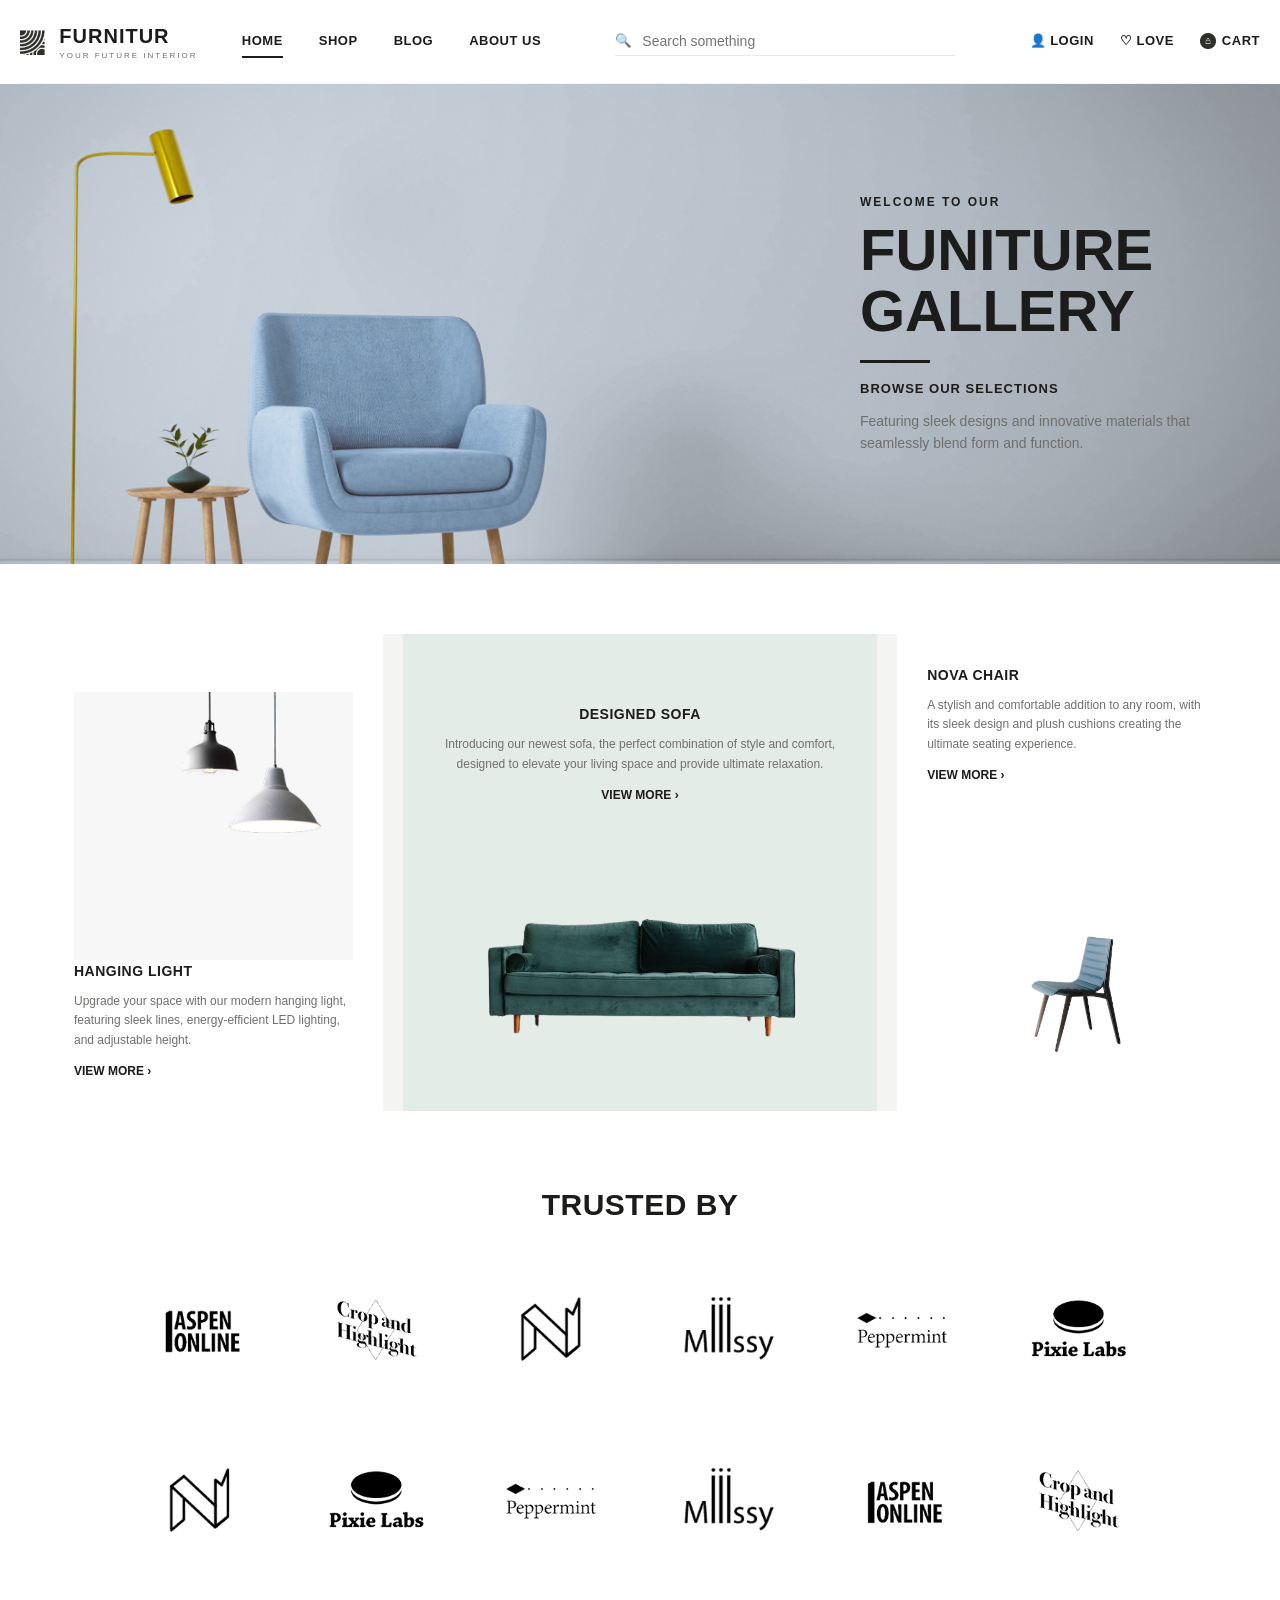
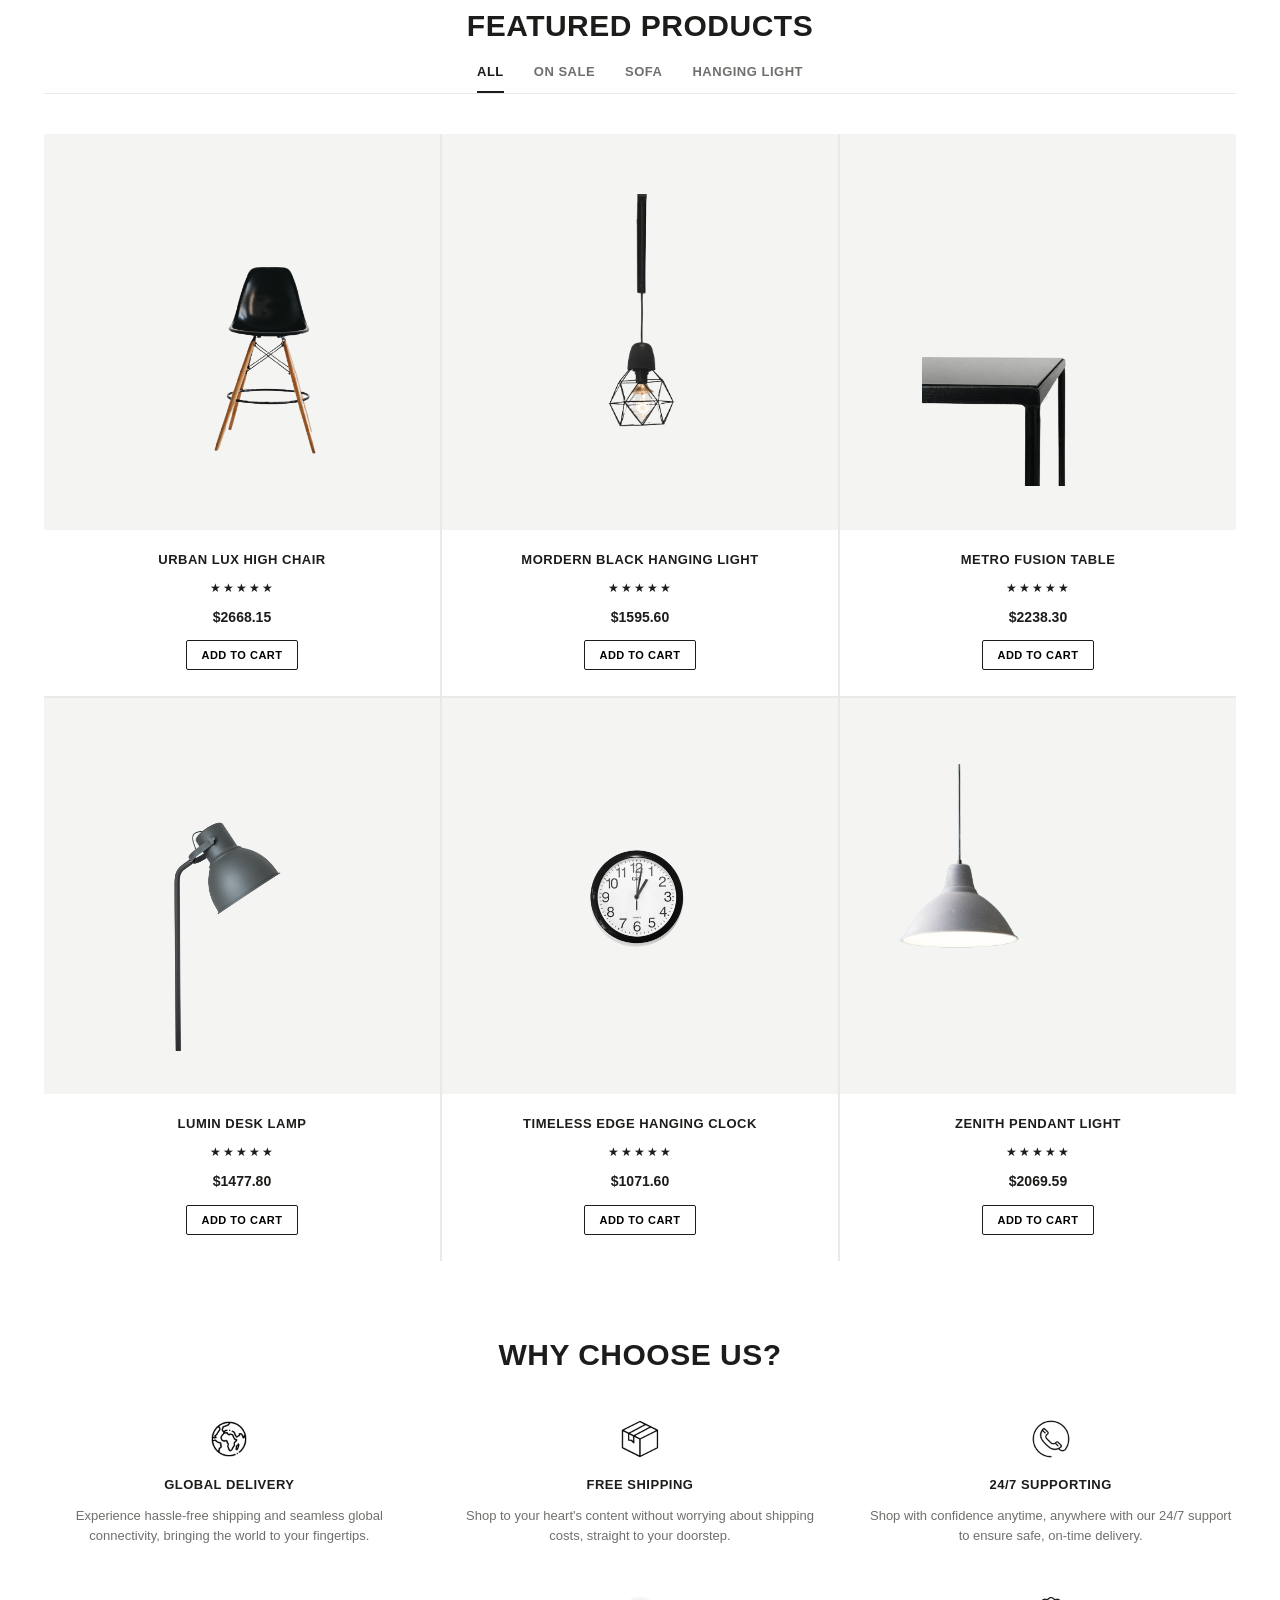
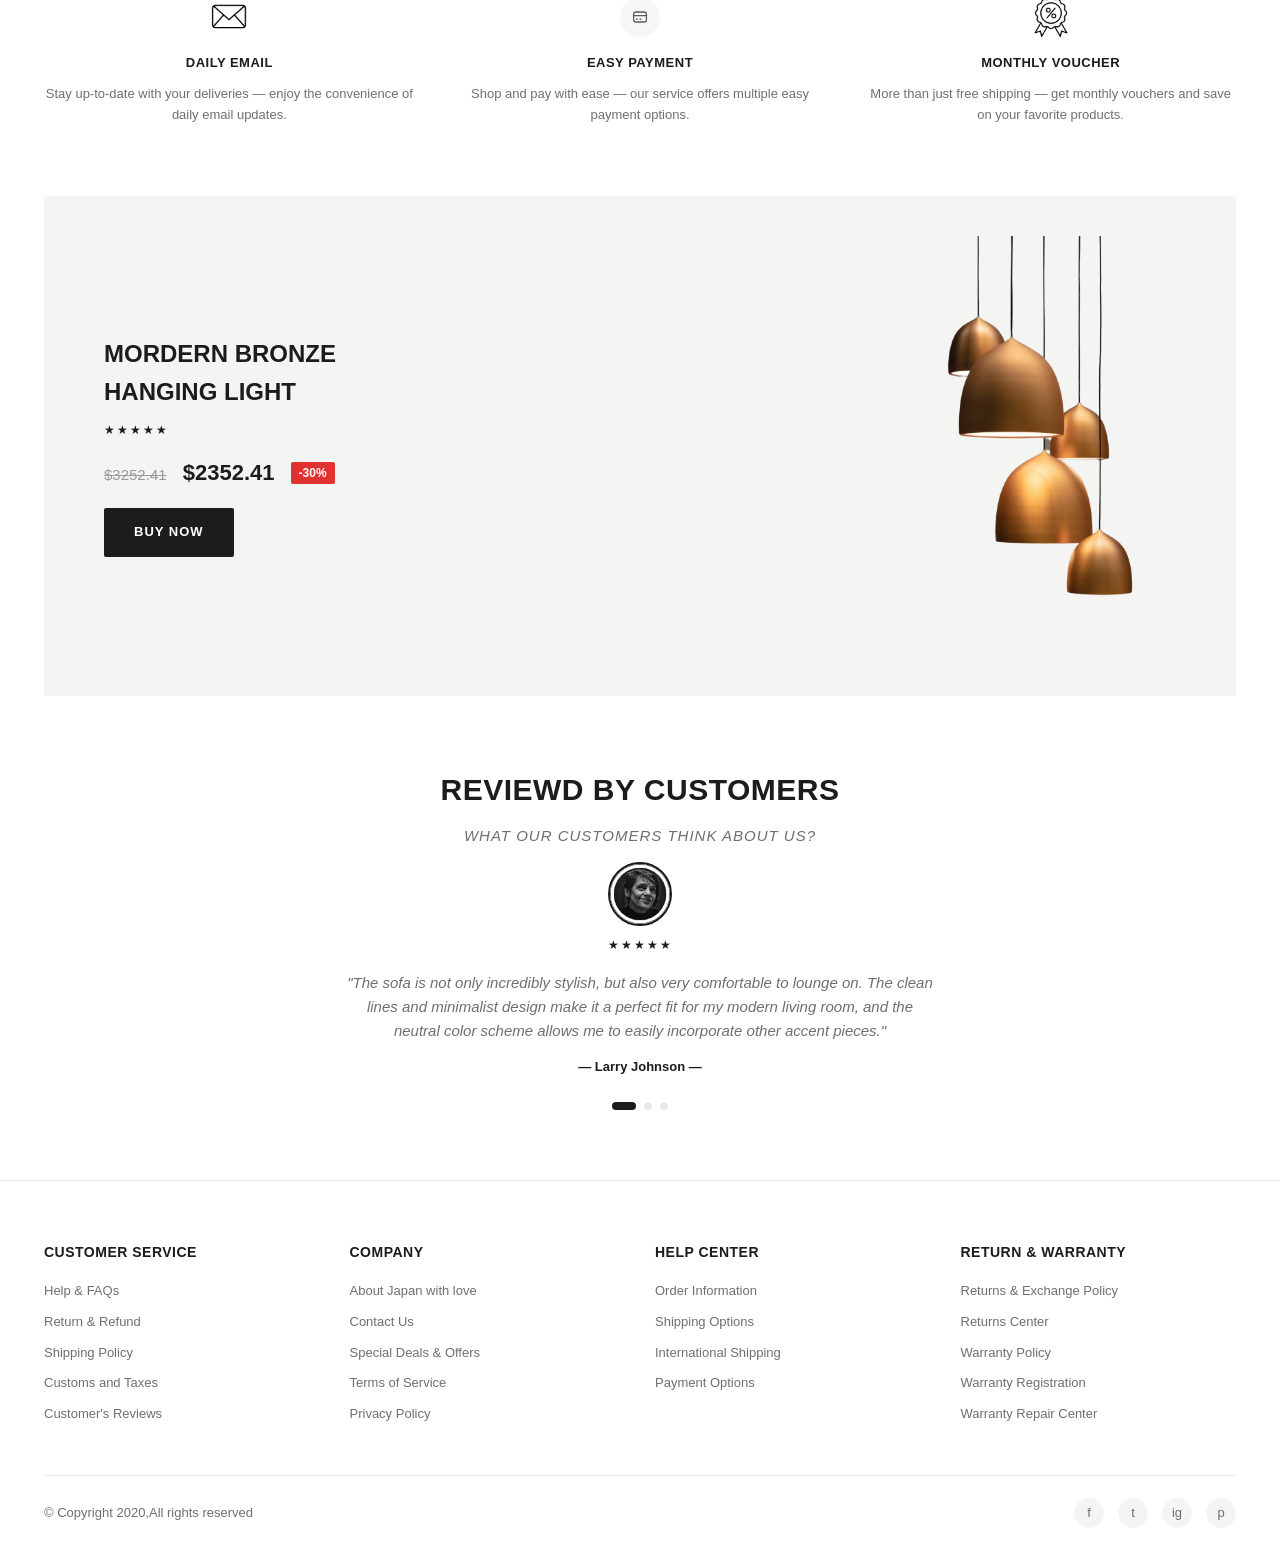
<file: index.html>
<!DOCTYPE html>
<html lang="en">
<head>
<meta charset="UTF-8">
<meta name="viewport" content="width=device-width, initial-scale=1.0">
<title>Furnitur — Your Future Interior</title>
<link rel="stylesheet" href="style.css">
</head>
<body>

<!-- ===================== HEADER ===================== -->
<header class="site-header container">
  <a href="index.html" class="logo">
    <img src="images/Logo.png" alt="Furnitur" onerror="this.style.display='none'">
    <span>FURNITUR<small>Your Future Interior</small></span>
  </a>
  <nav class="main-nav">
    <a href="index.html" class="active">Home</a>
    <a href="shop.html">Shop</a>
    <a href="blog.html">Blog</a>
    <a href="about.html">About Us</a>
  </nav>
  <form class="header-search" id="headerSearchForm">
    <button type="submit" aria-label="Search">🔍</button>
    <input type="text" id="headerSearchInput" placeholder="Search something">
  </form>
  <div class="header-actions">
    <a href="#love">♡ Love</a>
    <a href="cart.html"><img class="icon-btn" src="images/cart.png" alt="" onerror="this.outerHTML='🛍'"> Cart <span class="cart-count">0</span></a>
  </div>
  <button class="nav-toggle" aria-label="Menu"><span></span><span></span><span></span></button>
</header>
<!-- ===================== HERO ===================== -->
<section class="hero" style="background-image:url('images/img1.jpg');">
  <div class="hero-text">
    <div class="eyebrow">Welcome to our</div>
    <h1>Funiture<br>Gallery</h1>
    <div class="rule"></div>
    <div class="browse">Browse our selections</div>
    <p>Featuring sleek designs and innovative materials that seamlessly blend form and function.</p>
  </div>
</section>
<!-- ===================== 3-COLUMN PROMO BANNER ===================== -->
<section class="section" style="padding-bottom:0;">
  <div class="container">
    <div class="promo-3col">
      <div class="promo-tile">
        <div class="promo-lights">
          <img src="images/Banner.png" alt="Hanging Light" class="light-small">
        </div>
        <h4>Hanging Light</h4>
        <p>Upgrade your space with our modern hanging light, featuring sleek lines, energy-efficient LED lighting, and adjustable height.</p>
        <a href="shop.html?category=hanging-light">View more ›</a>
      </div>
      <div class="promo-tile featured-tile">
        <h4>Designed Sofa</h4>
        <p>Introducing our newest sofa, the perfect combination of style and comfort, designed to elevate your living space and provide ultimate relaxation.</p>
        <a href="product.html?id=9">View more ›</a>
        <img src="images/img4.png" alt="Designed Sofa" class="sofa-img">
      </div>
      <div class="promo-tile nova-tile">
        <h4>Nova Chair</h4>
        <p>A stylish and comfortable addition to any room, with its sleek design and plush cushions creating the ultimate seating experience.</p>
        <a href="product.html?id=10">View more ›</a>
        <img src="images/img5.png" alt="Nova Chair">
      </div>
    </div>
  </div>
</section>

<!-- ===================== TRUSTED BY ===================== -->
<section class="section" style="padding-bottom:40px;">
  <div class="container">
    <h2 class="section-title" style="margin-bottom:40px;">Trusted By</h2>
    <div class="trusted-image-wrap">
      <img src="images/Feature.png" alt="Trusted By" class="trusted-image">
    </div>
  </div>
</section>

<!-- ===================== FEATURED PRODUCTS ===================== -->
<section class="section" id="featured" style="padding-top:0;">
  <div class="container">
    <h2 class="section-title">Featured Products</h2>
    <div class="tab-filters" id="homeTabs">
      <button data-tag="all" class="active">All</button>
      <button data-tag="on-sale">On Sale</button>
      <button data-tag="sofa">Sofa</button>
      <button data-tag="hanging-light">Hanging Light</button>
    </div>
    <div class="product-grid" id="featuredGrid"></div>
  </div>
</section>

<!-- ===================== WHY CHOOSE US ===================== -->
<section class="section" style="padding-top:0;">
  <div class="container">
    <h2 class="section-title" style="margin-bottom:40px;">Why Choose Us?</h2>
    <div class="why-grid why-grid-6">
      <div>
        <img class="why-icon" src="images/planetearth.png" alt="" onerror="this.outerHTML='🌍'">
        <h4>Global Delivery</h4>
        <p>Experience hassle-free shipping and seamless global connectivity, bringing the world to your fingertips.</p>
      </div>
      <div>
        <img class="why-icon" src="images/package-box 1.png" alt="" onerror="this.outerHTML='📦'">
        <h4>Free Shipping</h4>
        <p>Shop to your heart's content without worrying about shipping costs, straight to your doorstep.</p>
      </div>
      <div>
        <img class="why-icon" src="images/phone.png" alt="" onerror="this.outerHTML='📞'">
        <h4>24/7 Supporting</h4>
        <p>Shop with confidence anytime, anywhere with our 24/7 support to ensure safe, on-time delivery.</p>
      </div>
      <div>
        <img class="why-icon" src="images/email 1.png" alt="" onerror="this.outerHTML='✉️'">
        <h4>Daily Email</h4>
        <p>Stay up-to-date with your deliveries — enjoy the convenience of daily email updates.</p>
      </div>
      <div>
        <img class="why-icon" src="images/payment.png" alt="" onerror="this.outerHTML='💳'">
        <h4>Easy Payment</h4>
        <p>Shop and pay with ease — our service offers multiple easy payment options.</p>
      </div>
      <div>
        <img class="why-icon" src="images/badge.png" alt="" onerror="this.outerHTML='🏅'">
        <h4>Monthly Voucher</h4>
        <p>More than just free shipping — get monthly vouchers and save on your favorite products.</p>
      </div>
    </div>
  </div>
</section>

<!-- ===================== ON-SALE PROMO BANNER ===================== -->
<section class="container" style="padding-bottom:70px;">
  <div class="sale-banner">
    <div class="sale-info">
      <h3>Mordern Bronze<br>Hanging Light</h3>
      <div class="stars">★★★★★</div>
      <div class="sale-price">
        <span class="old">$3252.41</span>
        <span class="new">$2352.41</span>
        <span class="off">-30%</span>
      </div>
      <a href="product.html?id=7" class="btn">Buy Now</a>
    </div>
    <img src="images/img11.png" alt="Mordern Bronze Hanging Light">
  </div>
</section>

<!-- ===================== REVIEWS ===================== -->
<section class="section" style="padding-top:0;">
  <div class="container review-block">
    <h2 class="section-title">Reviewd by Customers</h2>
    <p class="section-sub">What our customers think about us?</p>
    <div class="review-avatar"><img src="images/Avatar.png" alt="" onerror="this.style.display='none'"></div>
    <div class="stars" style="justify-content:center;display:flex;margin-bottom:16px;">★★★★★</div>
    <p>"The sofa is not only incredibly stylish, but also very comfortable to lounge on. The clean lines and minimalist design make it a perfect fit for my modern living room, and the neutral color scheme allows me to easily incorporate other accent pieces."</p>
    <div class="name">— Larry Johnson —</div>
    <div class="review-dots"><span class="active"></span><span></span><span></span></div>
  </div>
</section>

<!-- ===================== FOOTER ===================== -->
<footer>
  <div class="container">
    <div class="footer-grid">
      <div>
        <h4>Customer Service</h4>
        <a href="#">Help & FAQs</a><a href="#">Return & Refund</a><a href="#">Shipping Policy</a>
        <a href="#">Customs and Taxes</a><a href="#">Customer's Reviews</a>
      </div>
      <div>
        <h4>Company</h4>
        <a href="#">About Japan with love</a><a href="#">Contact Us</a><a href="#">Special Deals & Offers</a>
        <a href="#">Terms of Service</a><a href="#">Privacy Policy</a>
      </div>
      <div>
        <h4>Help Center</h4>
        <a href="#">Order Information</a><a href="#">Shipping Options</a><a href="#">International Shipping</a>
        <a href="#">Payment Options</a>
      </div>
      <div>
        <h4>Return & Warranty</h4>
        <a href="#">Returns & Exchange Policy</a><a href="#">Returns Center</a><a href="#">Warranty Policy</a>
        <a href="#">Warranty Registration</a><a href="#">Warranty Repair Center</a>
      </div>
    </div>
    <div class="footer-bottom">
      <span> © Copyright 2020,All rights reserved</span>
      <div class="socials"><a href="#">f</a><a href="#">t</a><a href="#">ig</a><a href="#">p</a></div>
    </div>
  </div>
</footer>

<script src="data.js"></script>
<script src="auth.js"></script>
<script src="cart.js"></script>
<script src="common.js"></script>
<script src="home.js"></script>
</body>
</html>
</file>
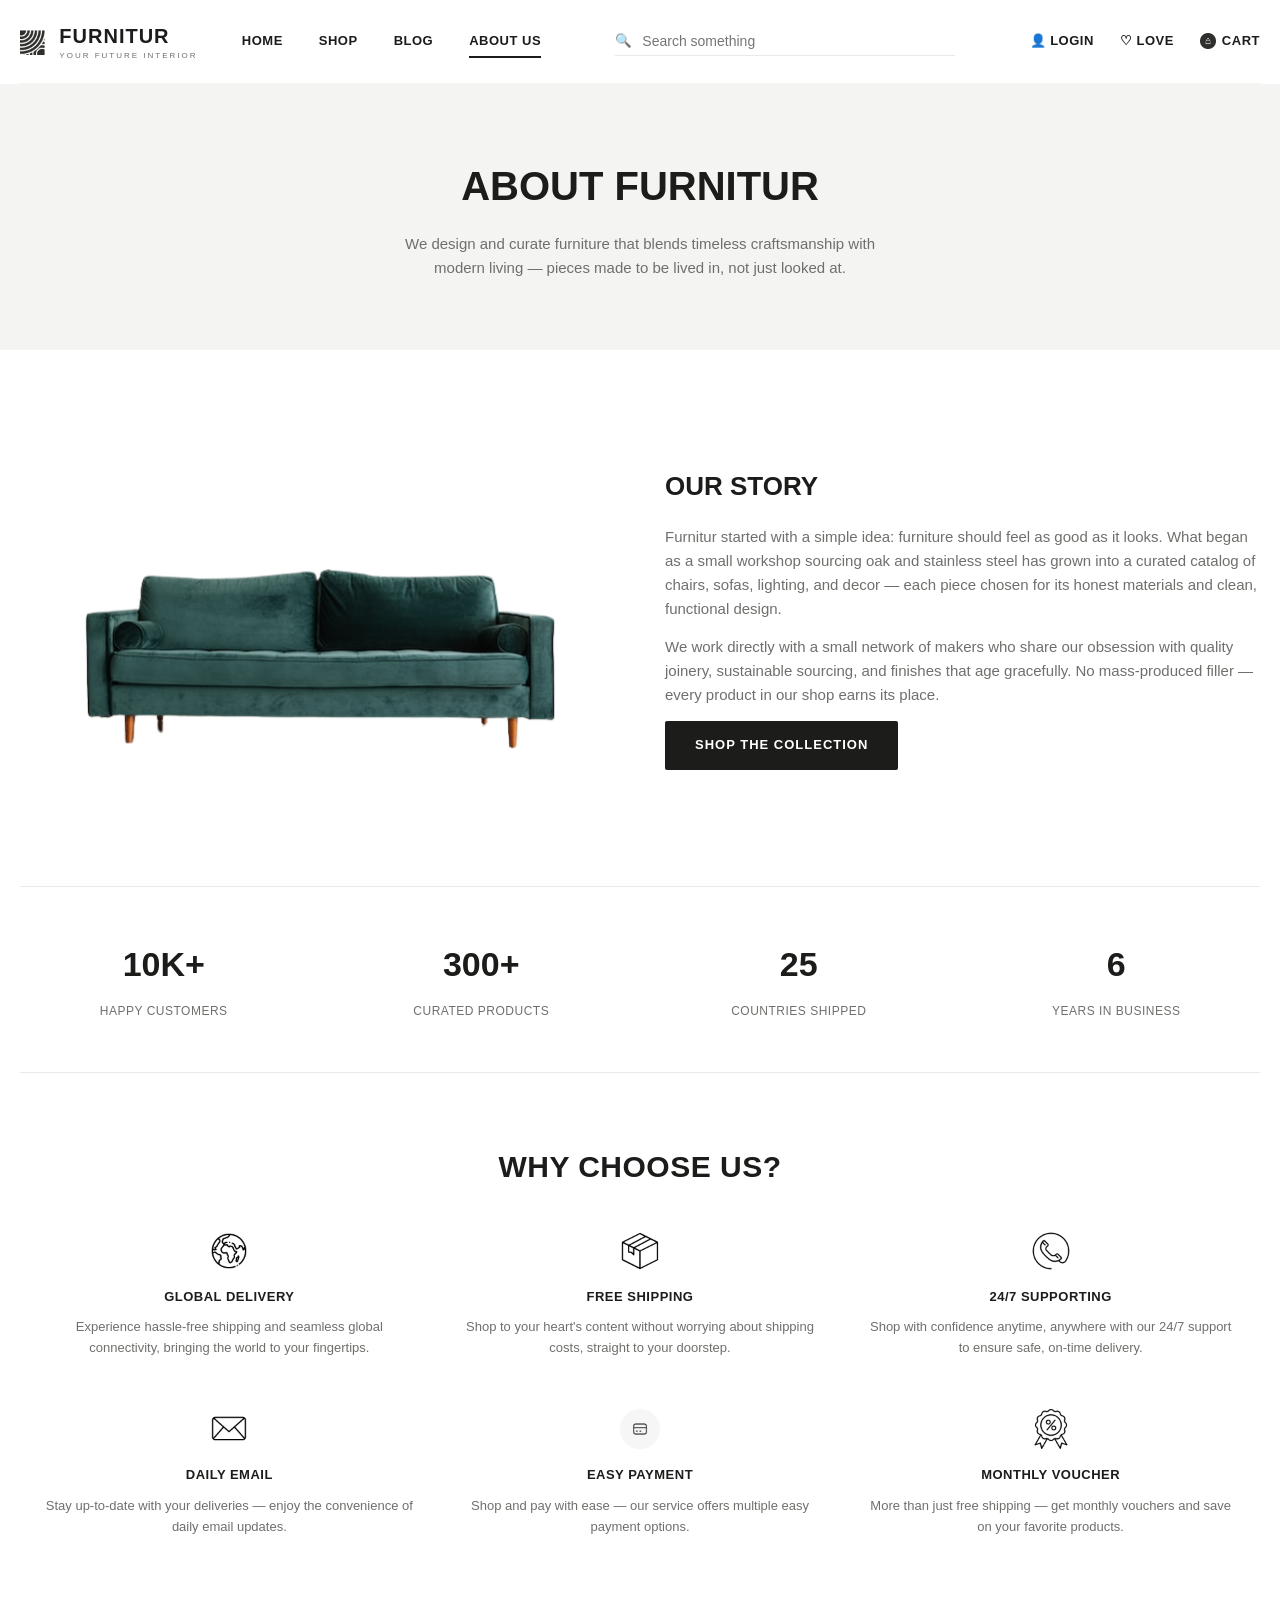
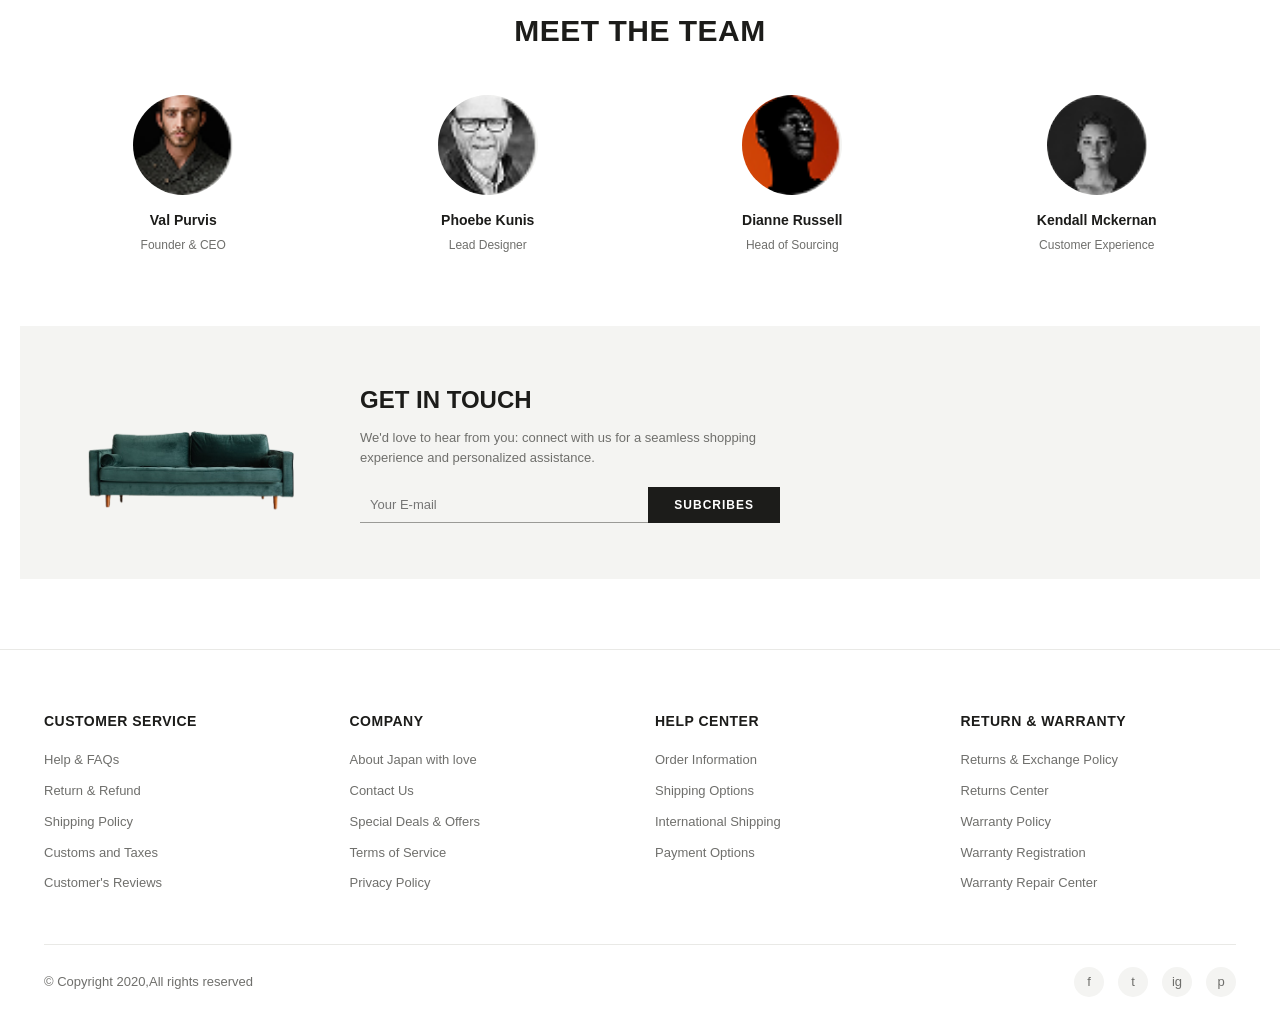
<file: about.html>
<!DOCTYPE html>
<html lang="en">
<head>
<meta charset="UTF-8">
<meta name="viewport" content="width=device-width, initial-scale=1.0">
<title>About Us — Furnitur</title>
<link rel="stylesheet" href="style.css">
</head>
<body>

<header class="site-header container">
  <a href="index.html" class="logo"><img src="images/Logo.png" alt="Furnitur" onerror="this.style.display='none'"><span>FURNITUR<small>Your Future Interior</small></span></a>
  <nav class="main-nav"><a href="index.html">Home</a><a href="shop.html">Shop</a><a href="blog.html">Blog</a><a href="about.html" class="active">About Us</a></nav>
  <form class="header-search" id="headerSearchForm"><button type="submit">🔍</button><input type="text" id="headerSearchInput" placeholder="Search something"></form>
  <div class="header-actions"><a href="#love">♡ Love</a><a href="cart.html"><img class="icon-btn" src="images/cart.png" alt="" onerror="this.outerHTML='🛍'"> Cart <span class="cart-count">0</span></a></div>
  <button class="nav-toggle" aria-label="Menu"><span></span><span></span><span></span></button>
</header>

<!-- ===================== ABOUT HERO ===================== -->
<div class="about-hero">
  <h1>About Furnitur</h1>
  <p>We design and curate furniture that blends timeless craftsmanship with modern living — pieces made to be lived in, not just looked at.</p>
</div>

<!-- ===================== STORY SPLIT ===================== -->
<div class="container about-split">
  <img src="images/img4.png" alt="Our workshop">
  <div>
    <h2>Our Story</h2>
    <p>Furnitur started with a simple idea: furniture should feel as good as it looks. What began as a small workshop sourcing oak and stainless steel has grown into a curated catalog of chairs, sofas, lighting, and decor — each piece chosen for its honest materials and clean, functional design.</p>
    <p>We work directly with a small network of makers who share our obsession with quality joinery, sustainable sourcing, and finishes that age gracefully. No mass-produced filler — every product in our shop earns its place.</p>
    <a href="shop.html" class="btn">Shop the collection</a>
  </div>
</div>

<!-- ===================== STATS ===================== -->
<div class="container stats-grid">
  <div><b>10K+</b><span>Happy Customers</span></div>
  <div><b>300+</b><span>Curated Products</span></div>
  <div><b>25</b><span>Countries Shipped</span></div>
  <div><b>6</b><span>Years in Business</span></div>
</div>

<!-- ===================== WHY CHOOSE US ===================== -->
<section class="section">
  <div class="container">
    <h2 class="section-title" style="margin-bottom:40px;">Why Choose Us?</h2>
    <div class="why-grid why-grid-6">
      <div>
        <img class="why-icon" src="images/planetearth.png" alt="" onerror="this.outerHTML='🌍'">
        <h4>Global Delivery</h4>
        <p>Experience hassle-free shipping and seamless global connectivity, bringing the world to your fingertips.</p>
      </div>
      <div>
        <img class="why-icon" src="images/package-box 1.png" alt="" onerror="this.outerHTML='📦'">
        <h4>Free Shipping</h4>
        <p>Shop to your heart's content without worrying about shipping costs, straight to your doorstep.</p>
      </div>
      <div>
        <img class="why-icon" src="images/phone.png" alt="" onerror="this.outerHTML='📞'">
        <h4>24/7 Supporting</h4>
        <p>Shop with confidence anytime, anywhere with our 24/7 support to ensure safe, on-time delivery.</p>
      </div>
      <div>
        <img class="why-icon" src="images/email 1.png" alt="" onerror="this.outerHTML='✉️'">
        <h4>Daily Email</h4>
        <p>Stay up-to-date with your deliveries — enjoy the convenience of daily email updates.</p>
      </div>
      <div>
        <img class="why-icon" src="images/payment.png" alt="" onerror="this.outerHTML='💳'">
        <h4>Easy Payment</h4>
        <p>Shop and pay with ease — our service offers multiple easy payment options.</p>
      </div>
      <div>
        <img class="why-icon" src="images/badge.png" alt="" onerror="this.outerHTML='🏅'">
        <h4>Monthly Voucher</h4>
        <p>More than just free shipping — get monthly vouchers and save on your favorite products.</p>
      </div>
    </div>
  </div>
</section>

<!-- ===================== TEAM ===================== -->
<section class="section" style="padding-top:0;">
  <div class="container">
    <h2 class="section-title" style="margin-bottom:40px;">Meet The Team</h2>
    <div class="team-grid">
      <div><img src="images/User1.png" alt="Val Purvis" onerror="this.style.background='#e9e9e6'"><h4>Val Purvis</h4><span>Founder & CEO</span></div>
      <div><img src="images/User2.png" alt="Phoebe Kunis" onerror="this.style.background='#e9e9e6'"><h4>Phoebe Kunis</h4><span>Lead Designer</span></div>
      <div><img src="images/User3.png" alt="Dianne Russell" onerror="this.style.background='#e9e9e6'"><h4>Dianne Russell</h4><span>Head of Sourcing</span></div>
      <div><img src="images/User4.png" alt="Kendall Mckernan" onerror="this.style.background='#e9e9e6'"><h4>Kendall Mckernan</h4><span>Customer Experience</span></div>
    </div>
  </div>
</section>

<!-- ===================== NEWSLETTER ===================== -->
<div class="newsletter">
  <img src="images/img4.png" alt="Sofa">
  <div class="content">
    <h3>Get in touch</h3>
    <p>We'd love to hear from you: connect with us for a seamless shopping experience and personalized assistance.</p>
    <form onsubmit="event.preventDefault(); showToast('Thanks for subscribing!'); this.reset();">
      <input type="email" placeholder="Your E-mail" required>
      <button type="submit">Subcribes</button>
    </form>
  </div>
</div>

<footer>
  <div class="container">
    <div class="footer-grid">
      <div><h4>Customer Service</h4><a href="#">Help & FAQs</a><a href="#">Return & Refund</a><a href="#">Shipping Policy</a><a href="#">Customs and Taxes</a><a href="#">Customer's Reviews</a></div>
      <div><h4>Company</h4><a href="#">About Japan with love</a><a href="#">Contact Us</a><a href="#">Special Deals & Offers</a><a href="#">Terms of Service</a><a href="#">Privacy Policy</a></div>
      <div><h4>Help Center</h4><a href="#">Order Information</a><a href="#">Shipping Options</a><a href="#">International Shipping</a><a href="#">Payment Options</a></div>
      <div><h4>Return & Warranty</h4><a href="#">Returns & Exchange Policy</a><a href="#">Returns Center</a><a href="#">Warranty Policy</a><a href="#">Warranty Registration</a><a href="#">Warranty Repair Center</a></div>
    </div>
    <div class="footer-bottom">
      <span>© Copyright 2020,All rights reserved</span>
      <div class="socials"><a href="#">f</a><a href="#">t</a><a href="#">ig</a><a href="#">p</a></div>
    </div>
  </div>
</footer>

<script src="data.js"></script>
<script src="auth.js"></script>
<script src="cart.js"></script>
<script src="common.js"></script>
<script>
document.getElementById("headerSearchForm").addEventListener("submit", (e) => {
  e.preventDefault();
  const q = document.getElementById("headerSearchInput").value.trim();
  window.location.href = "shop.html" + (q ? `?q=${encodeURIComponent(q)}` : "");
});
</script>
</body>
</html>
</file>
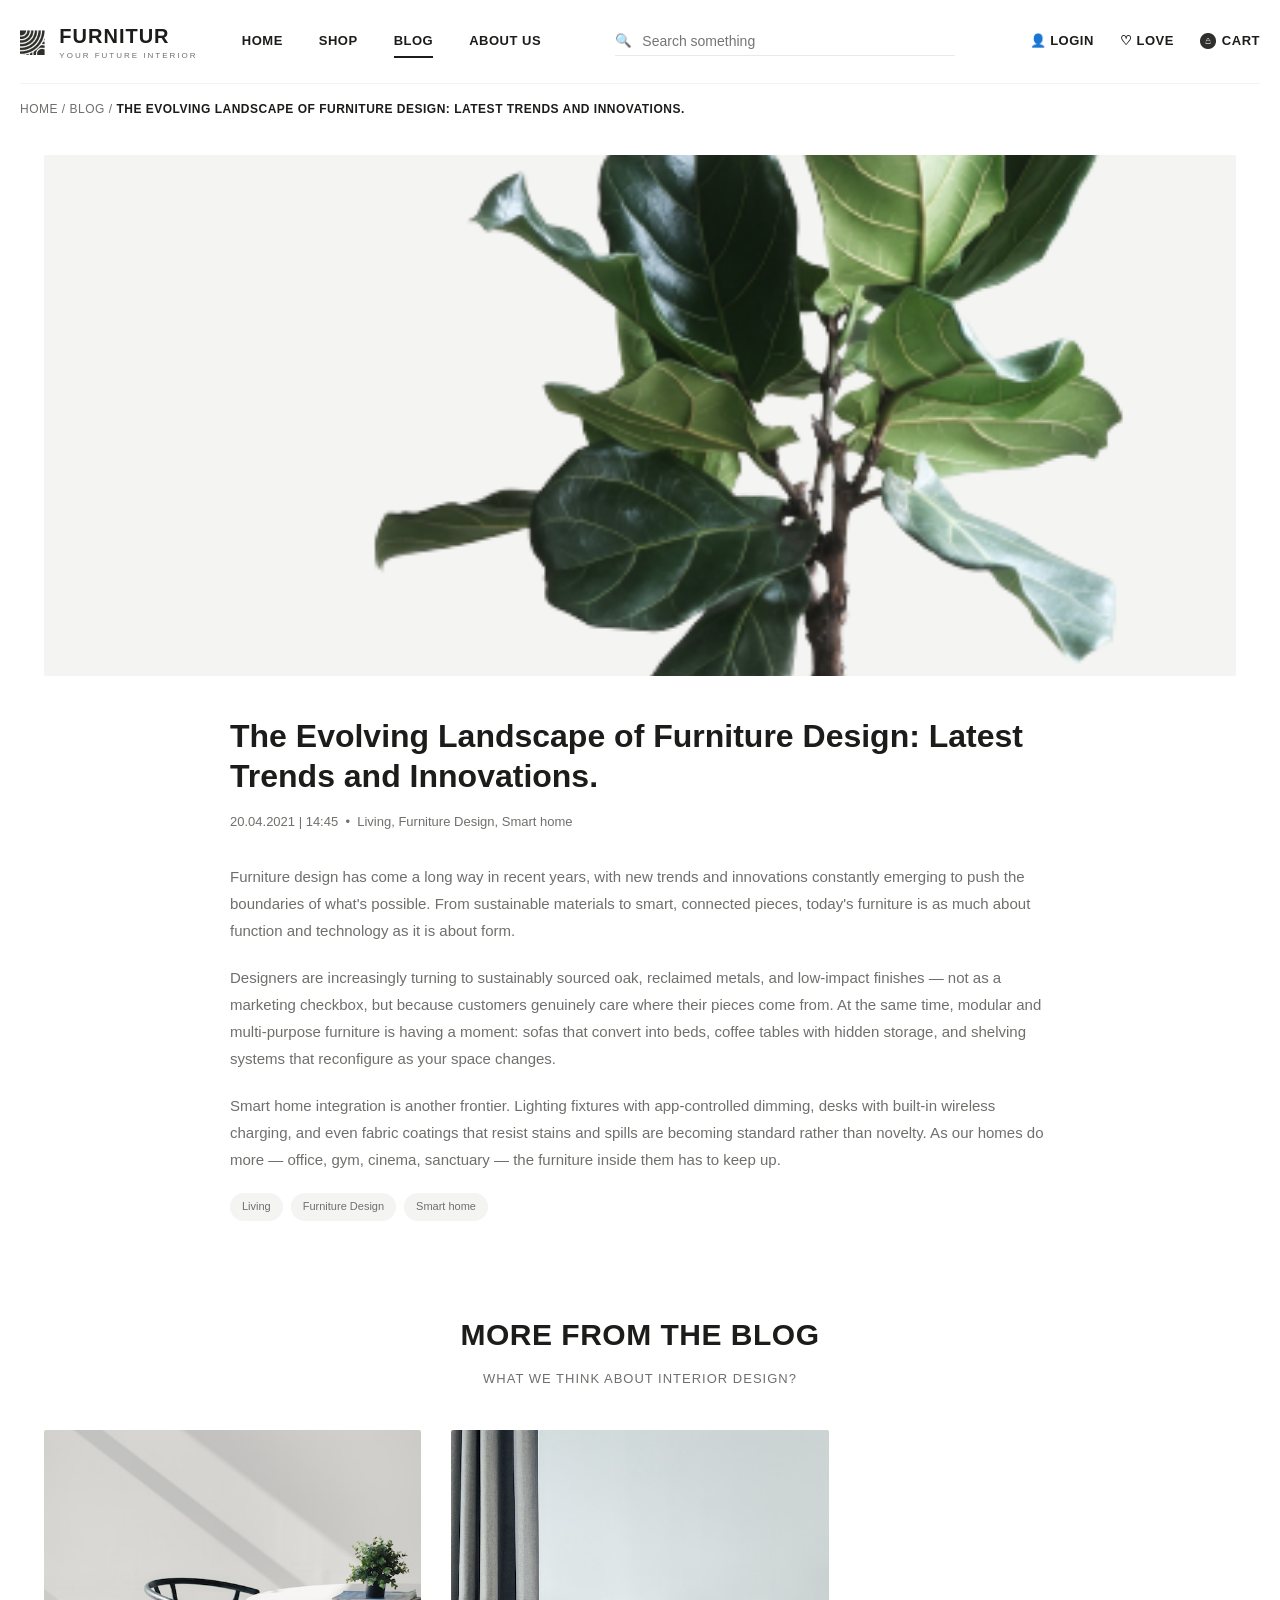
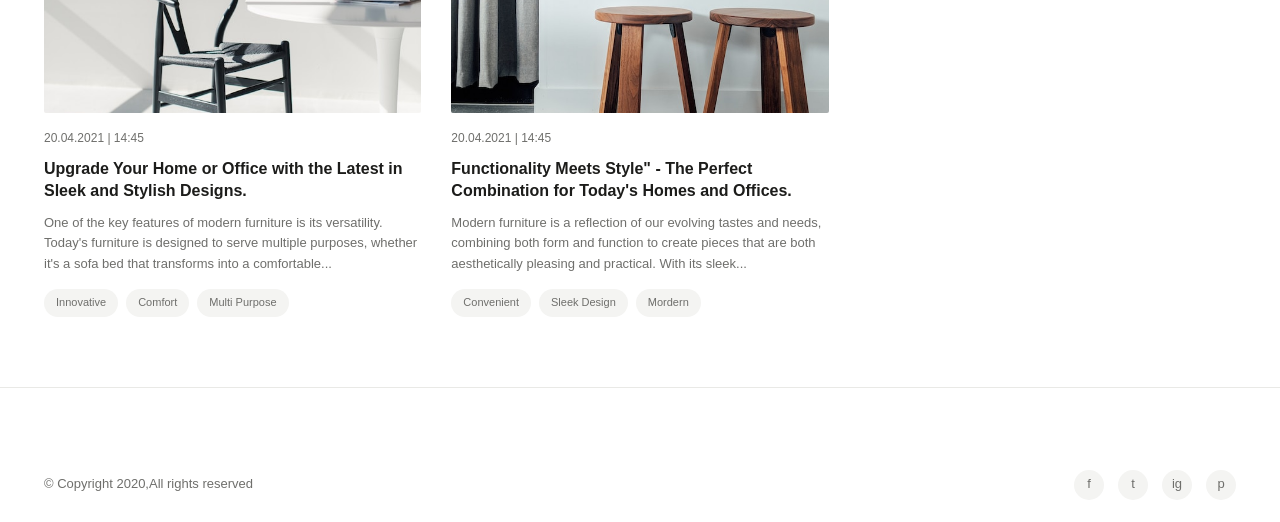
<file: blog-post.html>
<!DOCTYPE html>
<html lang="en">
<head>
<meta charset="UTF-8">
<meta name="viewport" content="width=device-width, initial-scale=1.0">
<title id="pageTitle">Blog — Furnitur</title>
<link rel="stylesheet" href="style.css">
</head>
<body>

<header class="site-header container">
  <a href="index.html" class="logo"><img src="images/Logo.png" alt="Furnitur" onerror="this.style.display='none'"><span>FURNITUR<small>Your Future Interior</small></span></a>
  <nav class="main-nav"><a href="index.html">Home</a><a href="shop.html">Shop</a><a href="blog.html" class="active">Blog</a><a href="about.html">About Us</a></nav>
  <form class="header-search" id="headerSearchForm"><button type="submit">🔍</button><input type="text" id="headerSearchInput" placeholder="Search something"></form>
  <div class="header-actions"><a href="#love">♡ Love</a><a href="cart.html"><img class="icon-btn" src="images/cart.png" alt="" onerror="this.outerHTML='🛍'"> Cart <span class="cart-count">0</span></a></div>
  <button class="nav-toggle" aria-label="Menu"><span></span><span></span><span></span></button>
</header>

<div class="container breadcrumb" id="breadcrumb">Home / <a href="blog.html">Blog</a> / <b>Post</b></div>

<div class="container" style="padding-bottom:20px;">
  <div class="blog-post-hero"><img id="postImg" src="" alt=""></div>
  <div class="blog-post-body" id="postBody"></div>
</div>

<section class="section">
  <div class="container">
    <h2 class="section-title">More From The Blog</h2>
    <p class="section-sub">What we think about interior design?</p>
    <div class="blog-grid" id="relatedBlog"></div>
  </div>
</section>

<footer>
  <div class="container">
    <div class="footer-bottom" style="border:none;">
      <span>© Copyright 2020,All rights reserved</span>
      <div class="socials"><a href="#">f</a><a href="#">t</a><a href="#">ig</a><a href="#">p</a></div>
    </div>
  </div>
</footer>

<script src="data.js"></script>
<script src="blog-data.js"></script>
<script src="auth.js"></script>
<script src="cart.js"></script>
<script src="common.js"></script>
<script>
function loadPost() {
  const id = Number(getQueryParam("id")) || BLOG_POSTS[0].id;
  const post = BLOG_POSTS.find((p) => p.id === id) || BLOG_POSTS[0];

  document.getElementById("pageTitle").textContent = post.title + " — Furnitur";
  document.getElementById("breadcrumb").innerHTML = `<a href="index.html">Home</a> / <a href="blog.html">Blog</a> / <b>${post.title}</b>`;
  document.getElementById("postImg").src = post.image;
  document.getElementById("postImg").alt = post.title;

  document.getElementById("postBody").innerHTML = `
    <h1>${post.title}</h1>
    <div class="meta">${post.date} | ${post.time} &nbsp;•&nbsp; ${post.tags.join(", ")}</div>
    ${post.body.split("\n\n").map((para) => `<p>${para}</p>`).join("")}
    <div class="blog-tags">${post.tags.map((t) => `<span>${t}</span>`).join("")}</div>
  `;

  const related = BLOG_POSTS.filter((p) => p.id !== post.id).slice(0, 3);
  document.getElementById("relatedBlog").innerHTML = related.map(blogCardHTML).join("");
}

document.addEventListener("DOMContentLoaded", () => {
  loadPost();
  document.getElementById("headerSearchForm").addEventListener("submit", (e) => {
    e.preventDefault();
    const q = document.getElementById("headerSearchInput").value.trim();
    window.location.href = "shop.html" + (q ? `?q=${encodeURIComponent(q)}` : "");
  });
});
</script>
</body>
</html>
</file>
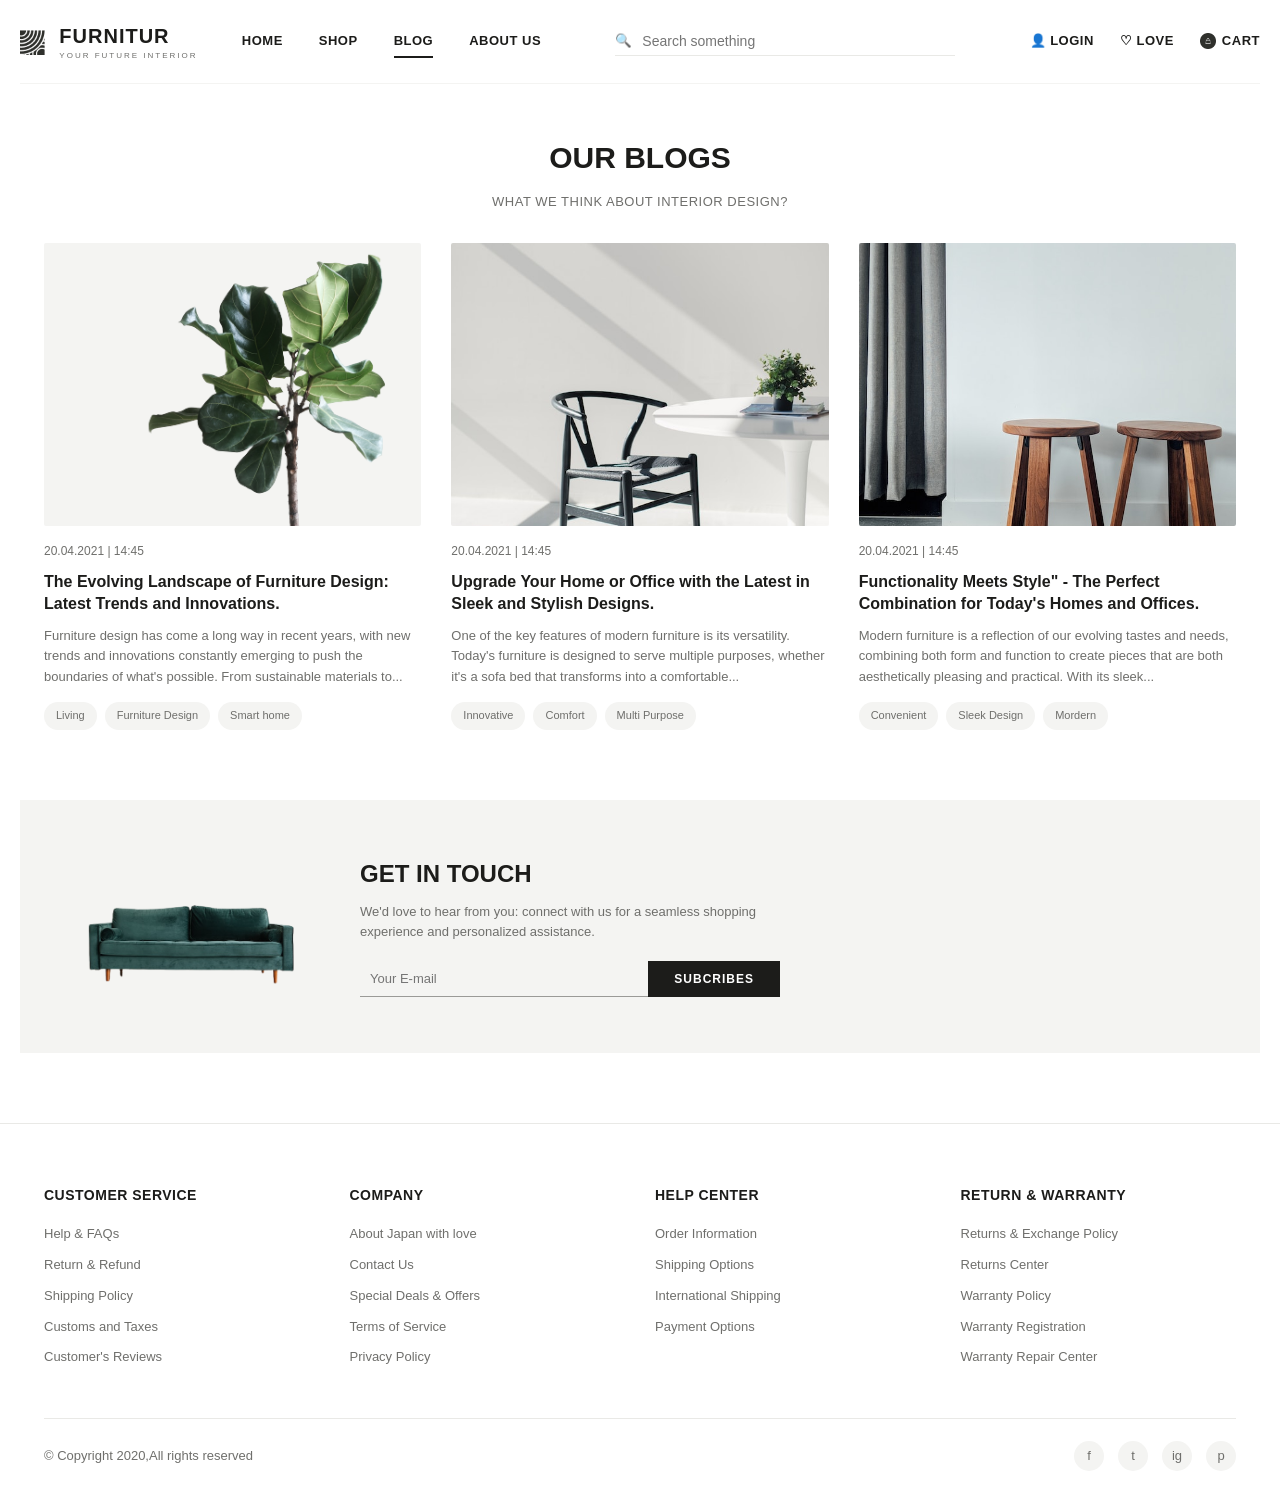
<file: blog.html>
<!DOCTYPE html>
<html lang="en">
<head>
<meta charset="UTF-8">
<meta name="viewport" content="width=device-width, initial-scale=1.0">
<title>Blog — Furnitur</title>
<link rel="stylesheet" href="style.css">
</head>
<body>

<header class="site-header container">
  <a href="index.html" class="logo"><img src="images/Logo.png" alt="Furnitur" onerror="this.style.display='none'"><span>FURNITUR<small>Your Future Interior</small></span></a>
  <nav class="main-nav"><a href="index.html">Home</a><a href="shop.html">Shop</a><a href="blog.html" class="active">Blog</a><a href="about.html">About Us</a></nav>
  <form class="header-search" id="headerSearchForm"><button type="submit">🔍</button><input type="text" id="headerSearchInput" placeholder="Search something"></form>
  <div class="header-actions"><a href="#love">♡ Love</a><a href="cart.html"><img class="icon-btn" src="images/cart.png" alt="" onerror="this.outerHTML='🛍'"> Cart <span class="cart-count">0</span></a></div>
  <button class="nav-toggle" aria-label="Menu"><span></span><span></span><span></span></button>
</header>

<div class="page-header"><h1>Our Blogs</h1><p>What we think about interior design?</p></div>

<div class="container" style="padding-bottom:70px;">
  <div class="blog-grid" id="blogGridFull"></div>
</div>

<!-- ===================== NEWSLETTER ===================== -->
<div class="newsletter">
  <img src="images/img4.png" alt="Sofa">
  <div class="content">
    <h3>Get in touch</h3>
    <p>We'd love to hear from you: connect with us for a seamless shopping experience and personalized assistance.</p>
    <form onsubmit="event.preventDefault(); showToast('Thanks for subscribing!'); this.reset();">
      <input type="email" placeholder="Your E-mail" required>
      <button type="submit">Subcribes</button>
    </form>
  </div>
</div>

<footer>
  <div class="container">
    <div class="footer-grid">
      <div><h4>Customer Service</h4><a href="#">Help & FAQs</a><a href="#">Return & Refund</a><a href="#">Shipping Policy</a><a href="#">Customs and Taxes</a><a href="#">Customer's Reviews</a></div>
      <div><h4>Company</h4><a href="#">About Japan with love</a><a href="#">Contact Us</a><a href="#">Special Deals & Offers</a><a href="#">Terms of Service</a><a href="#">Privacy Policy</a></div>
      <div><h4>Help Center</h4><a href="#">Order Information</a><a href="#">Shipping Options</a><a href="#">International Shipping</a><a href="#">Payment Options</a></div>
      <div><h4>Return & Warranty</h4><a href="#">Returns & Exchange Policy</a><a href="#">Returns Center</a><a href="#">Warranty Policy</a><a href="#">Warranty Registration</a><a href="#">Warranty Repair Center</a></div>
    </div>
    <div class="footer-bottom">
      <span>© Copyright 2020,All rights reserved</span>
      <div class="socials"><a href="#">f</a><a href="#">t</a><a href="#">ig</a><a href="#">p</a></div>
    </div>
  </div>
</footer>

<script src="data.js"></script>
<script src="blog-data.js"></script>
<script src="auth.js"></script>
<script src="cart.js"></script>
<script src="common.js"></script>
<script>
document.getElementById("blogGridFull").innerHTML = BLOG_POSTS.map(blogCardHTML).join("");
document.getElementById("headerSearchForm").addEventListener("submit", (e) => {
  e.preventDefault();
  const q = document.getElementById("headerSearchInput").value.trim();
  window.location.href = "shop.html" + (q ? `?q=${encodeURIComponent(q)}` : "");
});
</script>
</body>
</html>
</file>
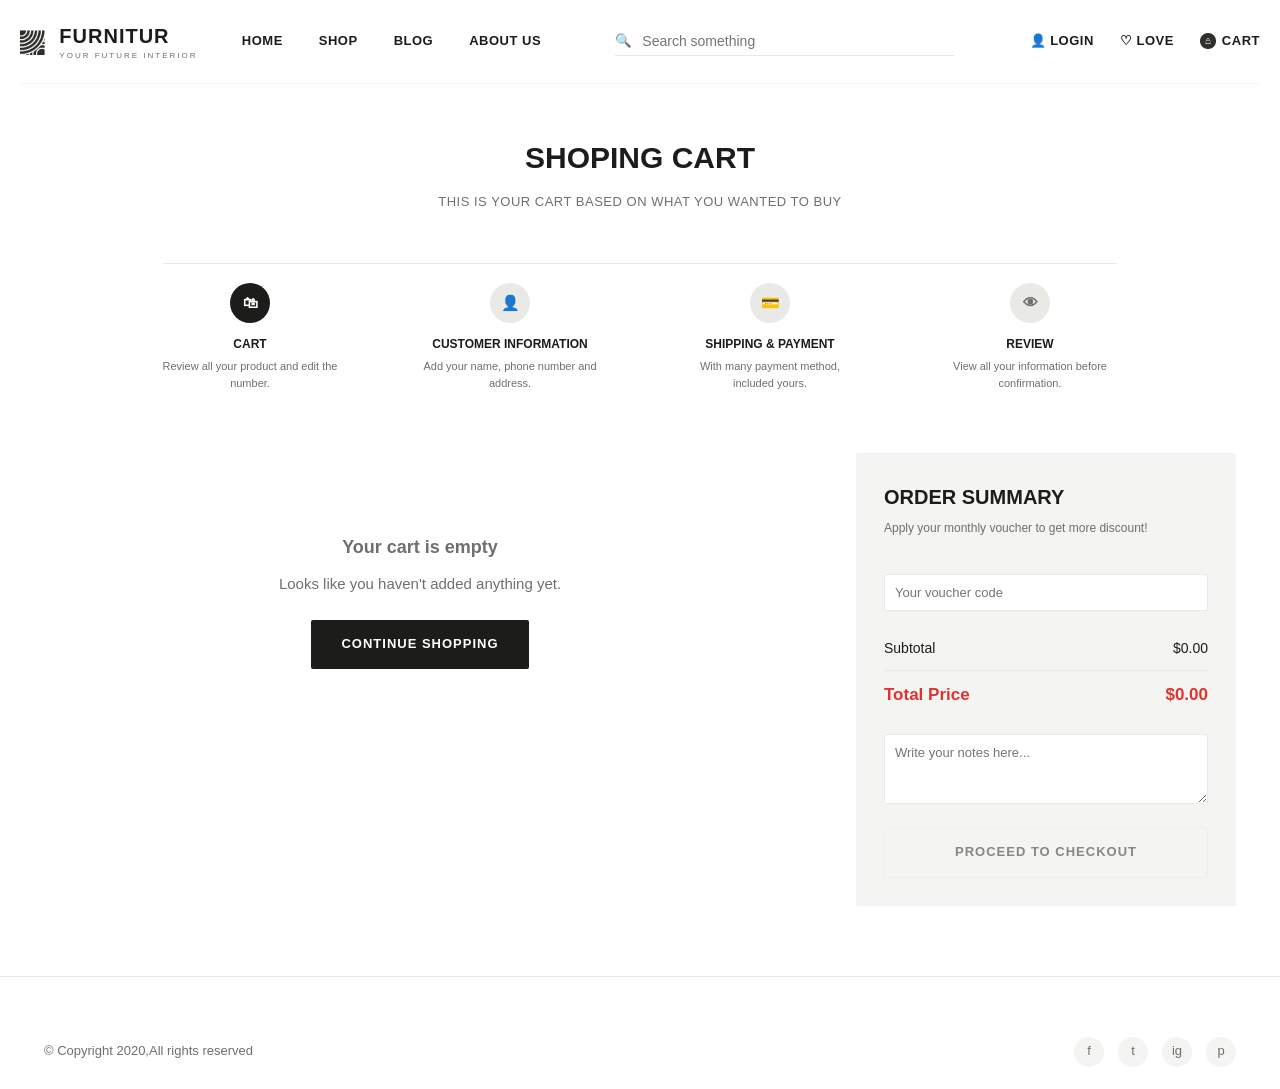
<file: cart.html>
<!DOCTYPE html>
<html lang="en">
<head>
<meta charset="UTF-8">
<meta name="viewport" content="width=device-width, initial-scale=1.0">
<title>Shopping Cart — Furnitur</title>
<link rel="stylesheet" href="style.css">
</head>
<body>

<header class="site-header container">
  <a href="index.html" class="logo">
    <img src="images/Logo.png" alt="Furnitur" onerror="this.style.display='none'">
    <span>FURNITUR<small>Your Future Interior</small></span>
  </a>
  <nav class="main-nav">
    <a href="index.html">Home</a>
    <a href="shop.html">Shop</a>
    <a href="blog.html">Blog</a>
    <a href="about.html">About Us</a>
  </nav>
  <form class="header-search" id="headerSearchForm">
    <button type="submit">🔍</button>
    <input type="text" id="headerSearchInput" placeholder="Search something">
  </form>
  <div class="header-actions">
    <a href="#love">♡ Love</a>
    <a href="cart.html"><img class="icon-btn" src="images/cart.png" alt="" onerror="this.outerHTML='🛍'"> Cart <span class="cart-count">0</span></a>
  </div>
  <button class="nav-toggle" aria-label="Menu"><span></span><span></span><span></span></button>
</header>

<div class="page-header">
  <h1>Shoping Cart</h1>
  <p>This is your cart based on what you wanted to buy</p>
</div>

<div class="container">
  <div class="steps">
    <div class="step current"><div class="circle">🛍</div><h5>Cart</h5><p>Review all your product and edit the number.</p></div>
    <div class="step"><div class="circle">👤</div><h5>Customer Information</h5><p>Add your name, phone number and address.</p></div>
    <div class="step"><div class="circle">💳</div><h5>Shipping & Payment</h5><p>With many payment method, included yours.</p></div>
    <div class="step"><div class="circle">👁</div><h5>Review</h5><p>View all your information before confirmation.</p></div>
  </div>
</div>

<div class="container checkout-layout">
  <div id="cartLines"></div>

  <div class="order-box">
    <h3>Order Summary</h3>
    <p class="hint">Apply your monthly voucher to get more discount!</p>
    <input type="text" placeholder="Your voucher code" id="voucherInput">
    <div class="order-line"><span>Subtotal</span><span id="sumSubtotal">$0.00</span></div>
    <div class="order-line total"><span>Total Price</span><span id="sumTotal">$0.00</span></div>
    <textarea placeholder="Write your notes here..." style="width:100%;border:1px solid var(--gray-200);padding:10px;margin:16px 0;border-radius:2px;font-size:13px;min-height:70px;" id="notesInput"></textarea>
    <a href="customer-info.html" class="btn full" id="checkoutBtn">Proceed to Checkout</a>
  </div>
</div>

<footer>
  <div class="container">
    <div class="footer-bottom" style="border:none;padding-top:0;">
      <span>© Copyright 2020,All rights reserved</span>
      <div class="socials"><a href="#">f</a><a href="#">t</a><a href="#">ig</a><a href="#">p</a></div>
    </div>
  </div>
</footer>

<script src="data.js"></script>
<script src="auth.js"></script>
<script src="cart.js"></script>
<script src="common.js"></script>
<script src="cart-page.js"></script>
</body>
</html>
</file>
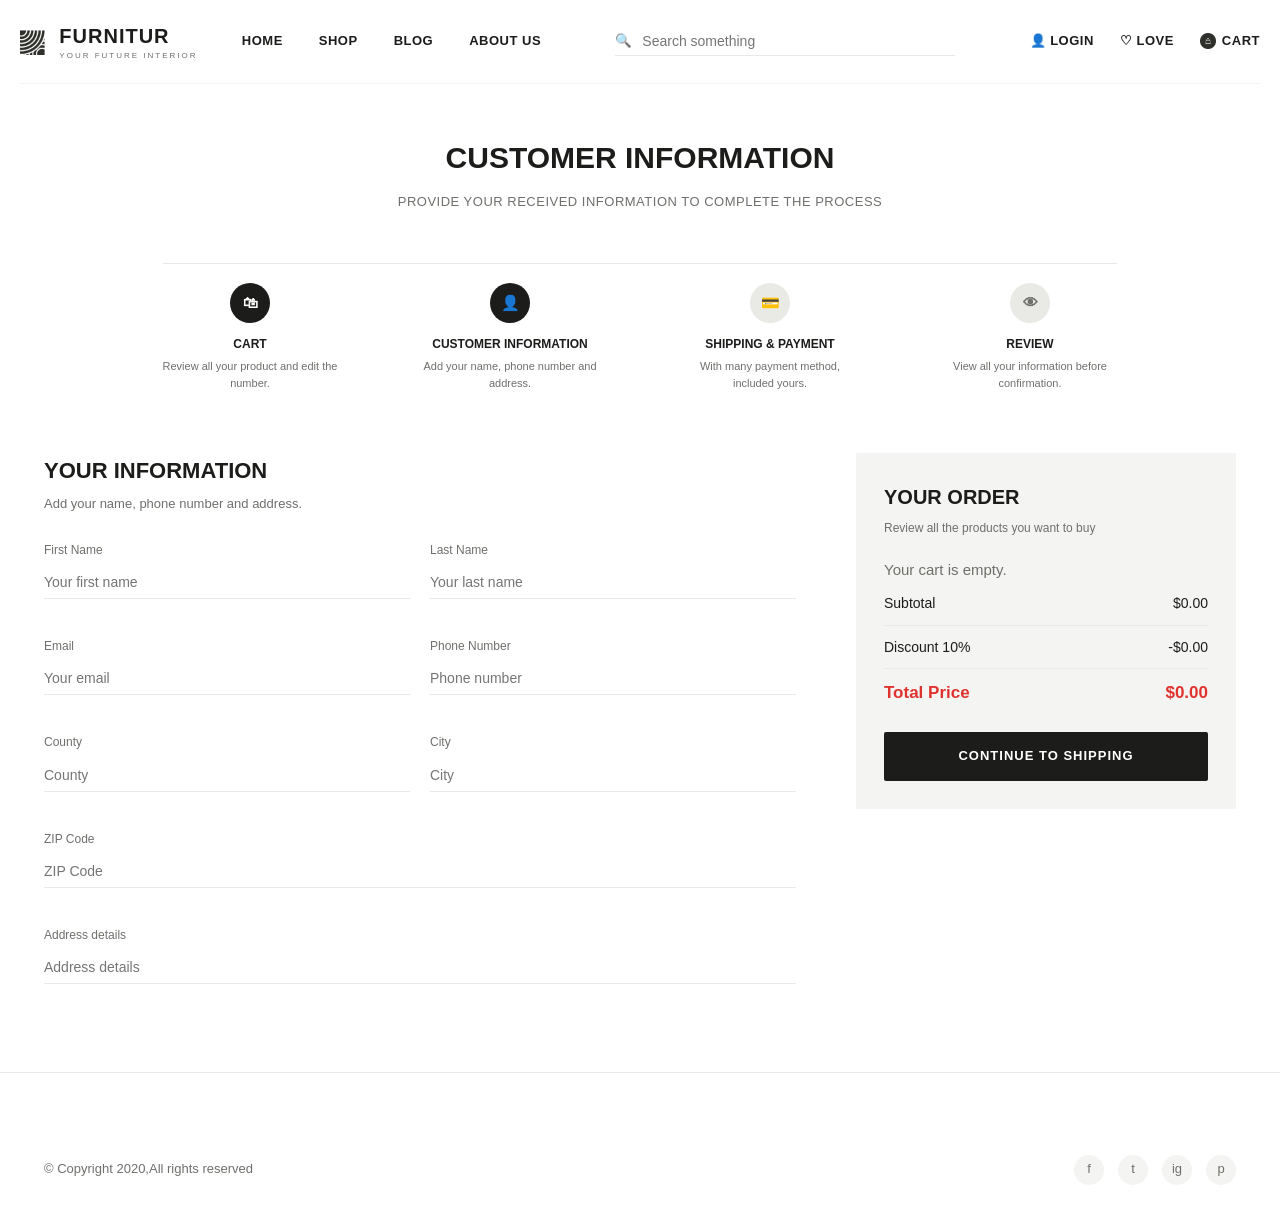
<file: customer-info.html>
<!DOCTYPE html>
<html lang="en">
<head>
<meta charset="UTF-8">
<meta name="viewport" content="width=device-width, initial-scale=1.0">
<title>Customer Information — Furnitur</title>
<link rel="stylesheet" href="style.css">
</head>
<body>

<header class="site-header container">
  <a href="index.html" class="logo"><img src="images/Logo.png" alt="Furnitur" onerror="this.style.display='none'"><span>FURNITUR<small>Your Future Interior</small></span></a>
  <nav class="main-nav"><a href="index.html">Home</a><a href="shop.html">Shop</a><a href="blog.html">Blog</a><a href="about.html">About Us</a></nav>
  <form class="header-search" id="headerSearchForm"><button type="submit">🔍</button><input type="text" id="headerSearchInput" placeholder="Search something"></form>
  <div class="header-actions"><a href="#love">♡ Love</a><a href="cart.html"><img class="icon-btn" src="images/cart.png" alt="" onerror="this.outerHTML='🛍'"> Cart <span class="cart-count">0</span></a></div>
  <button class="nav-toggle" aria-label="Menu"><span></span><span></span><span></span></button>
</header>

<div class="page-header"><h1>Customer Information</h1><p>Provide your received information to complete the process</p></div>

<div class="container">
  <div class="steps">
    <div class="step done"><div class="circle">🛍</div><h5>Cart</h5><p>Review all your product and edit the number.</p></div>
    <div class="step current"><div class="circle">👤</div><h5>Customer Information</h5><p>Add your name, phone number and address.</p></div>
    <div class="step"><div class="circle">💳</div><h5>Shipping & Payment</h5><p>With many payment method, included yours.</p></div>
    <div class="step"><div class="circle">👁</div><h5>Review</h5><p>View all your information before confirmation.</p></div>
  </div>
</div>

<div class="container checkout-layout">
  <div>
    <h2 style="font-size:22px;font-weight:800;text-transform:uppercase;margin-bottom:6px;">Your Information</h2>
    <p style="color:#6f6f6c;font-size:13px;margin-bottom:26px;">Add your name, phone number and address.</p>
    <form class="form-grid" id="customerForm">
      <div class="form-field"><label>First Name</label><input type="text" required placeholder="Your first name"></div>
      <div class="form-field"><label>Last Name</label><input type="text" required placeholder="Your last name"></div>
      <div class="form-field"><label>Email</label><input type="email" required placeholder="Your email"></div>
      <div class="form-field"><label>Phone Number</label><input type="tel" required placeholder="Phone number"></div>
      <div class="form-field"><label>County</label><input type="text" placeholder="County"></div>
      <div class="form-field"><label>City</label><input type="text" required placeholder="City"></div>
      <div class="form-field full"><label>ZIP Code</label><input type="text" required placeholder="ZIP Code"></div>
      <div class="form-field full"><label>Address details</label><input type="text" required placeholder="Address details"></div>
    </form>
  </div>

  <div class="order-box">
    <h3>Your Order</h3>
    <p class="hint">Review all the products you want to buy</p>
    <div id="orderLines"></div>
    <div class="order-line"><span>Subtotal</span><span id="orderSubtotal">$0.00</span></div>
    <div class="order-line"><span>Discount 10%</span><span id="orderDiscount">-$0.00</span></div>
    <div class="order-line total"><span>Total Price</span><span id="orderTotal">$0.00</span></div>
    <a href="shipping-payment.html" class="btn full" id="continueBtn" style="margin-top:16px;">Continue to Shipping</a>
  </div>
</div>

<footer><div class="container"><div class="footer-bottom" style="border:none;"><span>© Copyright 2020,All rights reserved</span><div class="socials"><a href="#">f</a><a href="#">t</a><a href="#">ig</a><a href="#">p</a></div></div></div></footer>

<script src="data.js"></script>
<script src="auth.js"></script>
<script src="cart.js"></script>
<script src="common.js"></script>
<script src="checkout-common.js"></script>
<script>
document.getElementById("customerForm").addEventListener("submit", (e) => e.preventDefault());
document.getElementById("continueBtn").addEventListener("click", (e) => {
  if (!Cart.count()) { e.preventDefault(); showToast("Your cart is empty"); }
});
document.getElementById("headerSearchForm").addEventListener("submit", (e) => {
  e.preventDefault();
  const q = document.getElementById("headerSearchInput").value.trim();
  window.location.href = "shop.html" + (q ? `?q=${encodeURIComponent(q)}` : "");
});
</script>
</body>
</html>
</file>
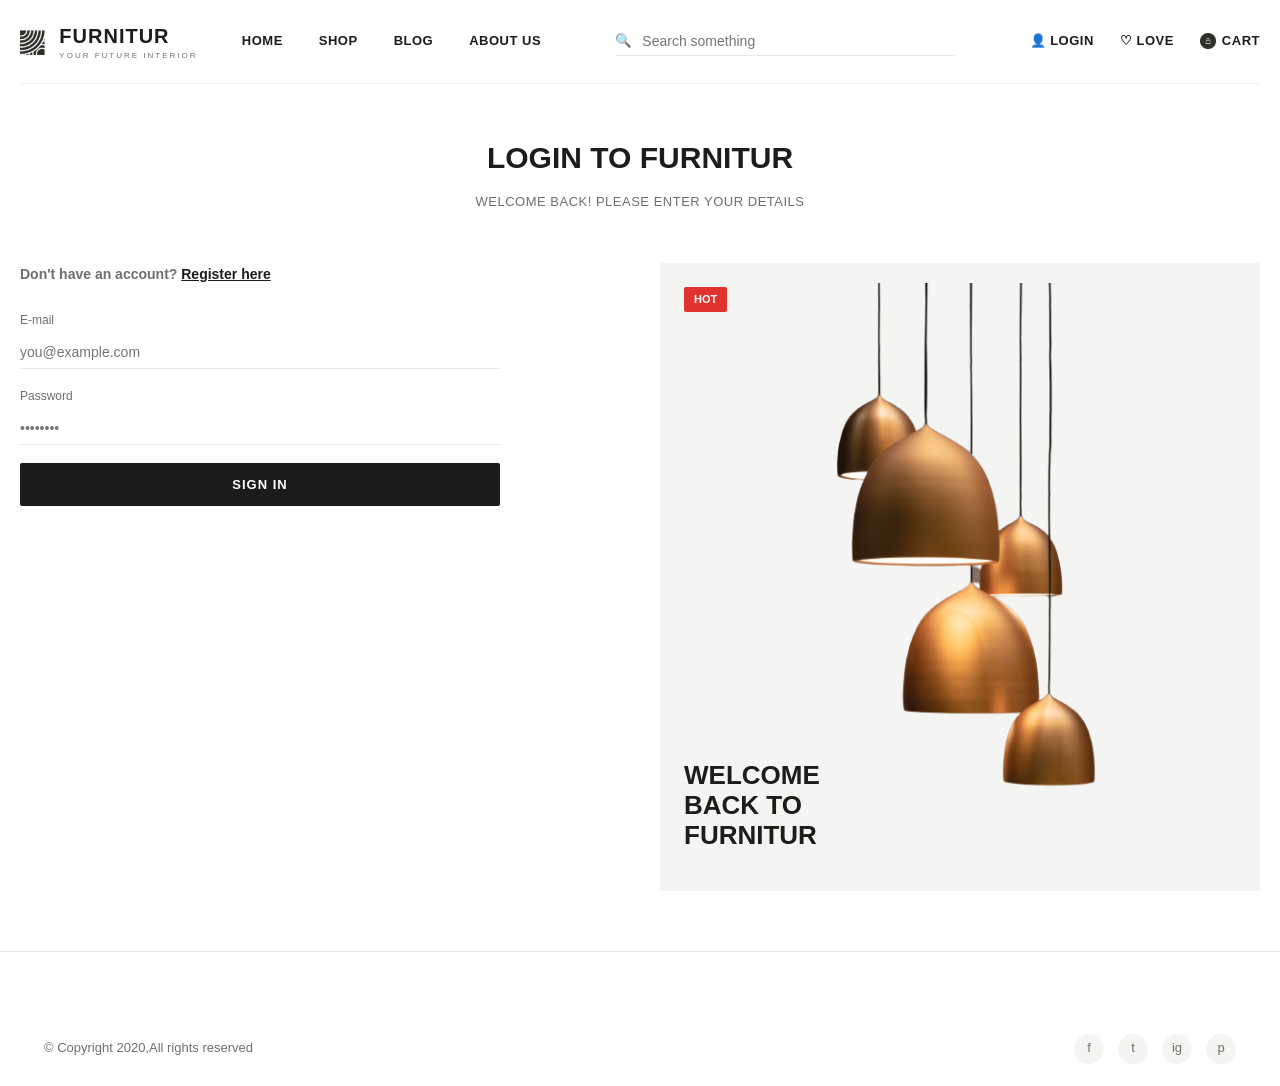
<file: login.html>
<!DOCTYPE html>
<html lang="en">
<head>
<meta charset="UTF-8">
<meta name="viewport" content="width=device-width, initial-scale=1.0">
<title>Login — Furnitur</title>
<link rel="stylesheet" href="style.css">
</head>
<body>

<header class="site-header container">
  <a href="index.html" class="logo"><img src="images/Logo.png" alt="Furnitur" onerror="this.style.display='none'"><span>FURNITUR<small>Your Future Interior</small></span></a>
  <nav class="main-nav"><a href="index.html">Home</a><a href="shop.html">Shop</a><a href="blog.html">Blog</a><a href="about.html">About Us</a></nav>
  <form class="header-search" id="headerSearchForm"><button type="submit">🔍</button><input type="text" id="headerSearchInput" placeholder="Search something"></form>
  <div class="header-actions"><a href="#love">♡ Love</a><a href="cart.html"><img class="icon-btn" src="images/cart.png" alt="" onerror="this.outerHTML='🛍'"> Cart <span class="cart-count">0</span></a></div>
  <button class="nav-toggle" aria-label="Menu"><span></span><span></span><span></span></button>
</header>

<div class="page-header"><h1>Login to Furnitur</h1><p>Welcome back! Please enter your details</p></div>

<div class="container auth-layout">
  <div class="auth-form">
    <h1>Don't have an account? <a href="register.html" class="link">Register here</a></h1>
    <form id="loginForm" style="margin-top:26px;max-width:480px;">
      <div class="form-field"><label>E-mail</label><input type="email" id="loginEmail" required placeholder="you@example.com"></div>
      <div class="form-field"><label>Password</label><input type="password" id="loginPassword" required placeholder="••••••••"></div>
      <button type="submit" class="btn full">Sign In</button>
    </form>
  </div>
  <div class="auth-promo">
    <img src="images/img11.png" alt="Promo" style="max-width:70%;">
    <span class="tag">HOT</span>
    <div class="promo-text">Welcome<br>Back to<br>Furnitur</div>
  </div>
</div>

<footer><div class="container"><div class="footer-bottom" style="border:none;">
  <span>© Copyright 2020,All rights reserved</span><div class="socials"><a href="#">f</a><a href="#">t</a><a href="#">ig</a><a href="#">p</a></div></div></div></footer>

<script src="data.js"></script>
<script src="auth.js"></script>
<script src="cart.js"></script>
<script src="common.js"></script>
<script>
document.getElementById("loginForm").addEventListener("submit", (e) => {
  e.preventDefault();
  const email = document.getElementById("loginEmail").value;
  Auth.login({ name: email.split("@")[0], email });
  showToast("Signed in!");
  const redirect = getQueryParam("redirect");
  setTimeout(() => {
    window.location.href = redirect || "index.html";
  }, 500);
});
document.getElementById("headerSearchForm").addEventListener("submit", (e) => {
  e.preventDefault();
  const q = document.getElementById("headerSearchInput").value.trim();
  window.location.href = "shop.html" + (q ? `?q=${encodeURIComponent(q)}` : "");
});
</script>
</body>
</html>
</file>
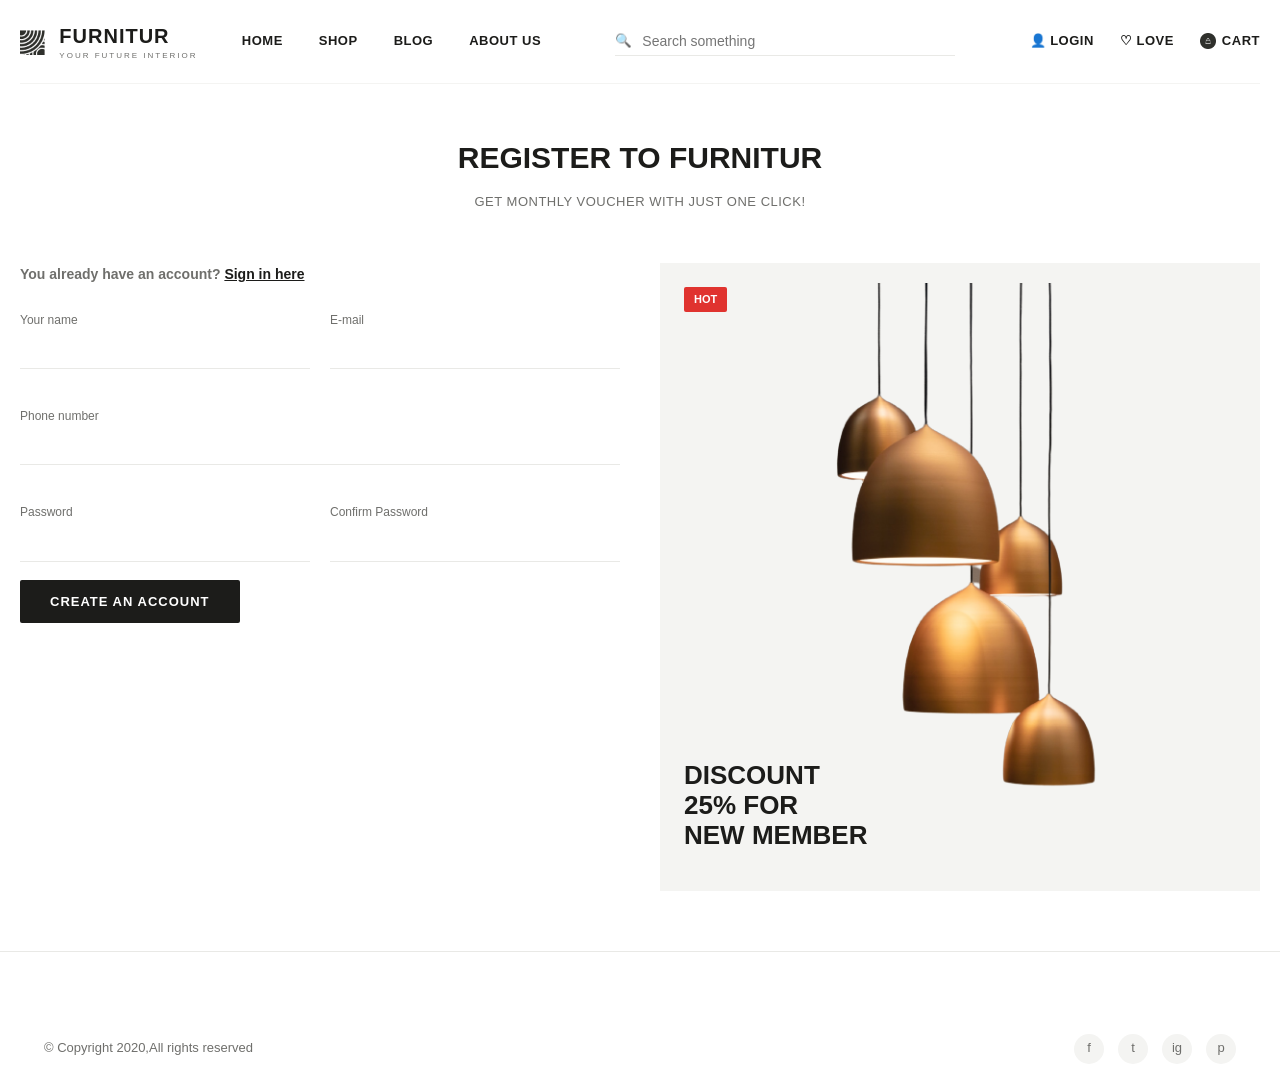
<file: register.html>
<!DOCTYPE html>
<html lang="en">
<head>
<meta charset="UTF-8">
<meta name="viewport" content="width=device-width, initial-scale=1.0">
<title>Register — Furnitur</title>
<link rel="stylesheet" href="style.css">
</head>
<body>

<header class="site-header container">
  <a href="index.html" class="logo"><img src="images/Logo.png" alt="Furnitur" onerror="this.style.display='none'"><span>FURNITUR<small>Your Future Interior</small></span></a>
  <nav class="main-nav"><a href="index.html">Home</a><a href="shop.html">Shop</a><a href="blog.html">Blog</a><a href="about.html">About Us</a></nav>
  <form class="header-search" id="headerSearchForm"><button type="submit">🔍</button><input type="text" id="headerSearchInput" placeholder="Search something"></form>
  <div class="header-actions"><a href="#love">♡ Love</a><a href="cart.html"><img class="icon-btn" src="images/cart.png" alt="" onerror="this.outerHTML='🛍'"> Cart <span class="cart-count">0</span></a></div>
  <button class="nav-toggle" aria-label="Menu"><span></span><span></span><span></span></button>
</header>

<div class="page-header"><h1>Register to Furnitur</h1><p>Get monthly voucher with just one click!</p></div>

<div class="container auth-layout">
  <div class="auth-form">
    <h1>You already have an account? <a href="login.html" class="link">Sign in here</a></h1>
    <form id="registerForm" style="margin-top:26px;">
      <div class="form-grid">
        <div class="form-field"><label>Your name</label><input type="text" id="regName" required></div>
        <div class="form-field"><label>E-mail</label><input type="email" id="regEmail" required></div>
        <div class="form-field full"><label>Phone number</label><input type="tel" required></div>
        <div class="form-field"><label>Password</label><input type="password" required></div>
        <div class="form-field"><label>Confirm Password</label><input type="password" required></div>
      </div>
      <button type="submit" class="btn">Create an account</button>
    </form>
  </div>
  <div class="auth-promo">
    <img src="images/img11.png" alt="Promo" style="max-width:70%;">
    <span class="tag">HOT</span>
    <div class="promo-text">Discount<br>25% for<br>new member</div>
  </div>
</div>

<footer><div class="container"><div class="footer-bottom" style="border:none;">
  <span>© Copyright 2020,All rights reserved</span><div class="socials"><a href="#">f</a><a href="#">t</a><a href="#">ig</a><a href="#">p</a></div></div></div></footer>

<script src="data.js"></script>
<script src="auth.js"></script>
<script src="cart.js"></script>
<script src="common.js"></script>
<script>
document.getElementById("registerForm").addEventListener("submit", (e) => {
  e.preventDefault();
  const name = document.getElementById("regName").value;
  const email = document.getElementById("regEmail").value;
  Auth.login({ name, email });
  showToast("Account created — you're signed in!");
  const redirect = getQueryParam("redirect");
  setTimeout(() => {
    window.location.href = redirect || "index.html";
  }, 500);
});
document.getElementById("headerSearchForm").addEventListener("submit", (e) => {
  e.preventDefault();
  const q = document.getElementById("headerSearchInput").value.trim();
  window.location.href = "shop.html" + (q ? `?q=${encodeURIComponent(q)}` : "");
});
</script>
</body>
</html>
</file>
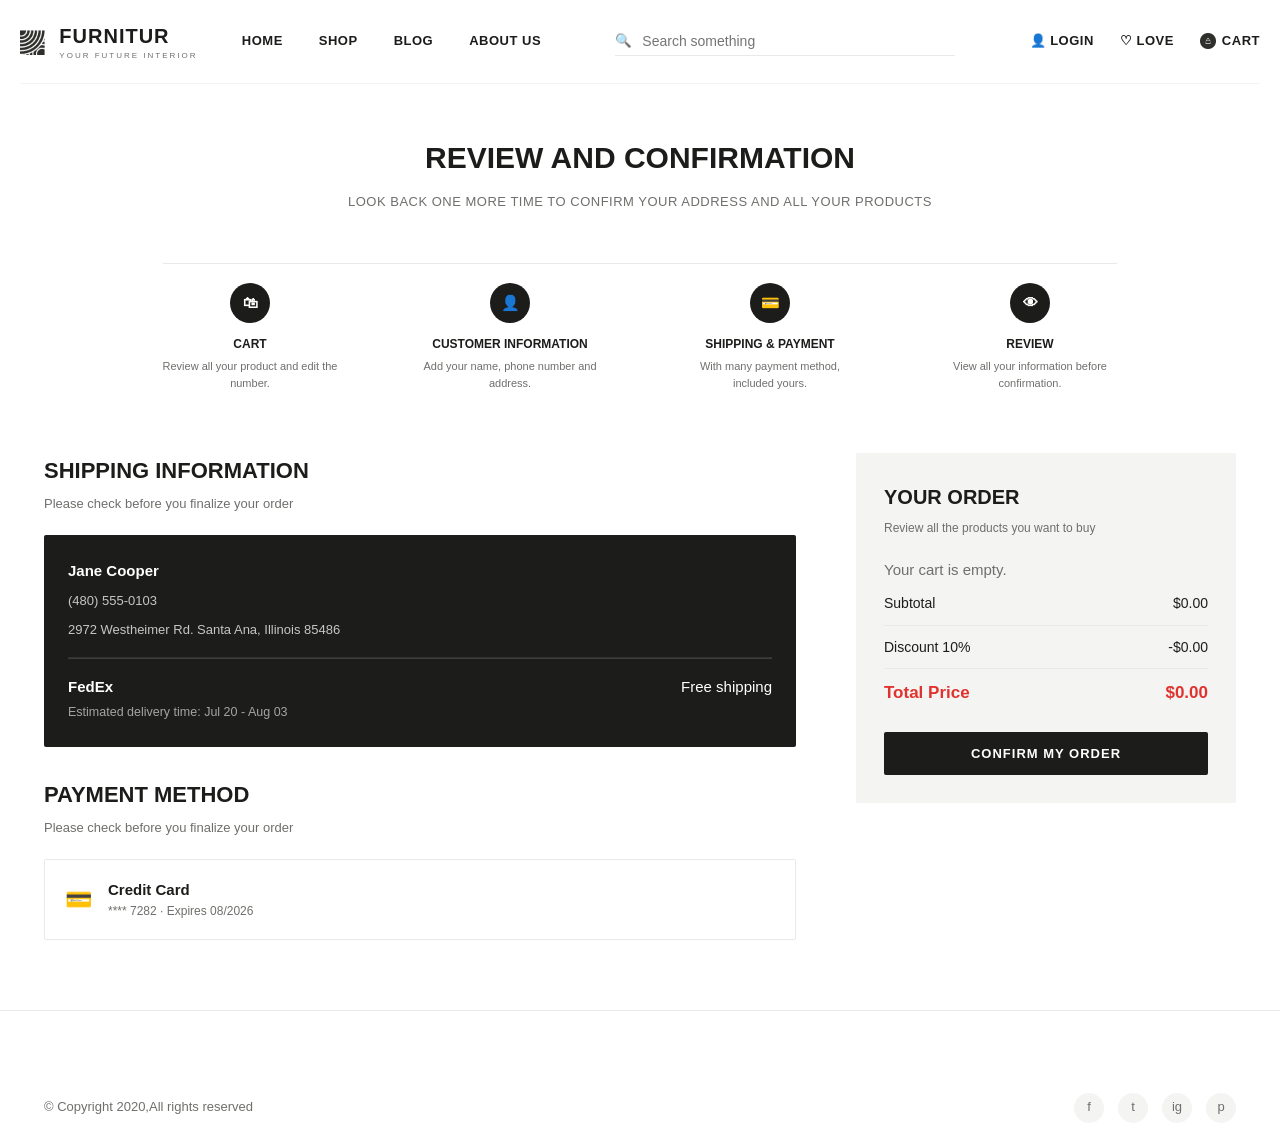
<file: review.html>
<!DOCTYPE html>
<html lang="en">
<head>
<meta charset="UTF-8">
<meta name="viewport" content="width=device-width, initial-scale=1.0">
<title>Review and Confirmation — Furnitur</title>
<link rel="stylesheet" href="style.css">
</head>
<body>

<header class="site-header container">
  <a href="index.html" class="logo"><img src="images/Logo.png" alt="Furnitur" onerror="this.style.display='none'"><span>FURNITUR<small>Your Future Interior</small></span></a>
  <nav class="main-nav"><a href="index.html">Home</a><a href="shop.html">Shop</a><a href="blog.html">Blog</a><a href="about.html">About Us</a></nav>
  <form class="header-search" id="headerSearchForm"><button type="submit">🔍</button><input type="text" id="headerSearchInput" placeholder="Search something"></form>
  <div class="header-actions"><a href="#love">♡ Love</a><a href="cart.html"><img class="icon-btn" src="images/cart.png" alt="" onerror="this.outerHTML='🛍'"> Cart <span class="cart-count">0</span></a></div>
  <button class="nav-toggle" aria-label="Menu"><span></span><span></span><span></span></button>
</header>

<div class="page-header"><h1>Review and Confirmation</h1><p>Look back one more time to confirm your address and all your products</p></div>

<div class="container">
  <div class="steps">
    <div class="step done"><div class="circle">🛍</div><h5>Cart</h5><p>Review all your product and edit the number.</p></div>
    <div class="step done"><div class="circle">👤</div><h5>Customer Information</h5><p>Add your name, phone number and address.</p></div>
    <div class="step done"><div class="circle">💳</div><h5>Shipping & Payment</h5><p>With many payment method, included yours.</p></div>
    <div class="step current"><div class="circle">👁</div><h5>Review</h5><p>View all your information before confirmation.</p></div>
  </div>
</div>

<div class="container checkout-layout">
  <div>
    <h2 style="font-size:22px;font-weight:800;text-transform:uppercase;margin-bottom:6px;">Shipping Information</h2>
    <p style="color:#6f6f6c;font-size:13px;margin-bottom:20px;">Please check before you finalize your order</p>
    <div style="background:var(--black);color:#fff;padding:24px;border-radius:2px;margin-bottom:30px;">
      <b>Jane Cooper</b>
      <p style="opacity:.75;font-size:13px;margin:8px 0;">(480) 555-0103</p>
      <p style="opacity:.75;font-size:13px;margin-bottom:16px;">2972 Westheimer Rd. Santa Ana, Illinois 85486</p>
      <hr style="border-color:rgba(255,255,255,.15);margin-bottom:16px;">
      <div style="display:flex;justify-content:space-between;"><b>FedEx</b><span>Free shipping</span></div>
      <small style="opacity:.6;">Estimated delivery time: Jul 20 - Aug 03</small>
    </div>

    <h2 style="font-size:22px;font-weight:800;text-transform:uppercase;margin-bottom:6px;">Payment Method</h2>
    <p style="color:#6f6f6c;font-size:13px;margin-bottom:20px;">Please check before you finalize your order</p>
    <div style="display:flex;align-items:center;gap:16px;border:1px solid var(--gray-200);padding:18px 20px;border-radius:2px;">
      <span style="font-size:22px;">💳</span>
      <div><b>Credit Card</b><div style="font-size:12px;color:#6f6f6c;">**** 7282 · Expires 08/2026</div></div>
    </div>
  </div>

  <div class="order-box">
    <h3>Your Order</h3>
    <p class="hint">Review all the products you want to buy</p>
    <div id="orderLines"></div>
    <div class="order-line"><span>Subtotal</span><span id="orderSubtotal">$0.00</span></div>
    <div class="order-line"><span>Discount 10%</span><span id="orderDiscount">-$0.00</span></div>
    <div class="order-line total"><span>Total Price</span><span id="orderTotal">$0.00</span></div>
    <button class="btn full" id="confirmBtn" style="margin-top:16px;">Confirm My Order</button>
  </div>
</div>

<footer><div class="container"><div class="footer-bottom" style="border:none;">
  <span>© Copyright 2020,All rights reserved</span><div class="socials"><a href="#">f</a><a href="#">t</a><a href="#">ig</a><a href="#">p</a></div></div></div></footer>

<script src="data.js"></script>
<script src="auth.js"></script>
<script src="cart.js"></script>
<script src="common.js"></script>
<script src="checkout-common.js"></script>
<script>
document.getElementById("confirmBtn").addEventListener("click", () => {
  if (!Cart.count()) { showToast("Your cart is empty"); return; }
  // snapshot the order so the tracking page can still show it after the cart is cleared
  localStorage.setItem("furnitur_last_order", JSON.stringify({
    items: Cart.detailed(),
    subtotal: Cart.subtotal(),
    discount: Cart.subtotal() * 0.1,
    total: Cart.subtotal() * 0.9
  }));
  Cart.clear();
  window.location.href = "tracking.html";
});
document.getElementById("headerSearchForm").addEventListener("submit", (e) => {
  e.preventDefault();
  const q = document.getElementById("headerSearchInput").value.trim();
  window.location.href = "shop.html" + (q ? `?q=${encodeURIComponent(q)}` : "");
});
</script>
</body>
</html>
</file>
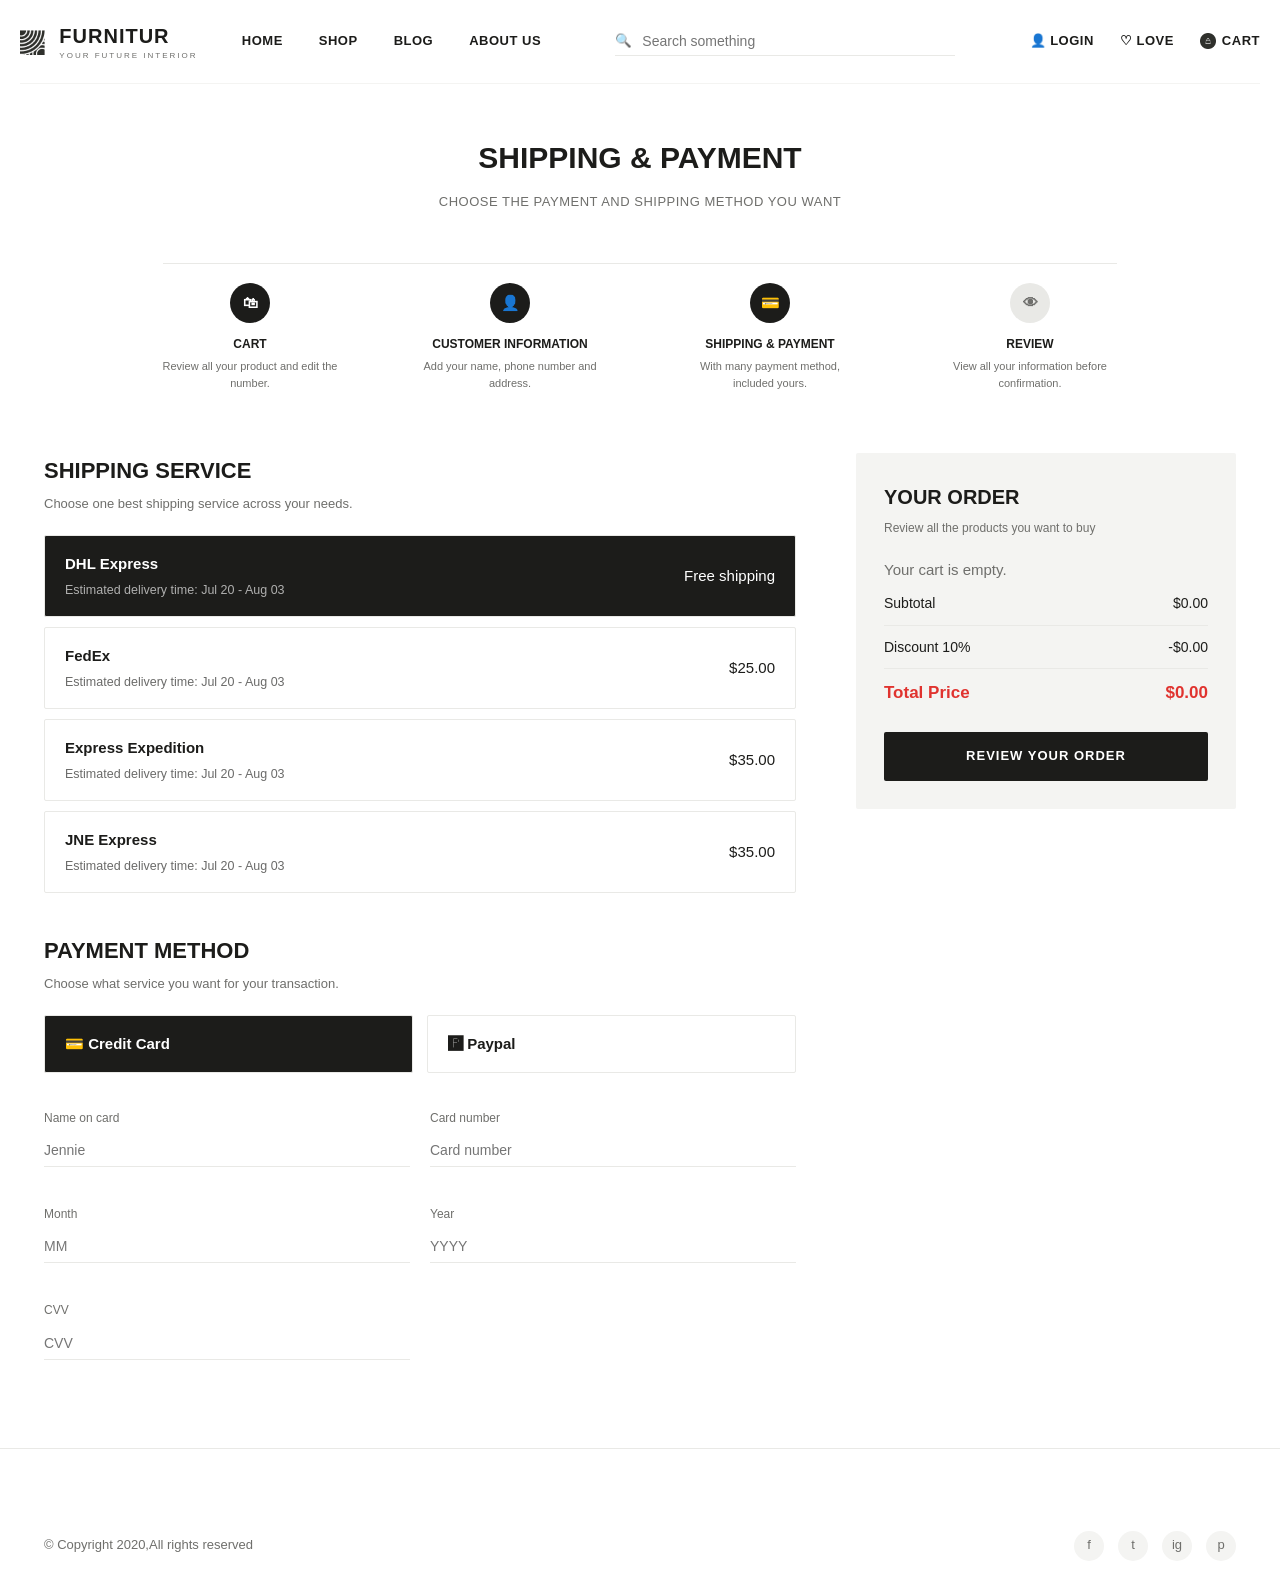
<file: shipping-payment.html>
<!DOCTYPE html>
<html lang="en">
<head>
<meta charset="UTF-8">
<meta name="viewport" content="width=device-width, initial-scale=1.0">
<title>Shipping & Payment — Furnitur</title>
<link rel="stylesheet" href="style.css">
</head>
<body>

<header class="site-header container">
  <a href="index.html" class="logo"><img src="images/Logo.png" alt="Furnitur" onerror="this.style.display='none'"><span>FURNITUR<small>Your Future Interior</small></span></a>
  <nav class="main-nav"><a href="index.html">Home</a><a href="shop.html">Shop</a><a href="blog.html">Blog</a><a href="about.html">About Us</a></nav>
  <form class="header-search" id="headerSearchForm"><button type="submit">🔍</button><input type="text" id="headerSearchInput" placeholder="Search something"></form>
  <div class="header-actions"><a href="#love">♡ Love</a><a href="cart.html"><img class="icon-btn" src="images/cart.png" alt="" onerror="this.outerHTML='🛍'"> Cart <span class="cart-count">0</span></a></div>
  <button class="nav-toggle" aria-label="Menu"><span></span><span></span><span></span></button>
</header>

<div class="page-header"><h1>Shipping & Payment</h1><p>Choose the payment and shipping method you want</p></div>

<div class="container">
  <div class="steps">
    <div class="step done"><div class="circle">🛍</div><h5>Cart</h5><p>Review all your product and edit the number.</p></div>
    <div class="step done"><div class="circle">👤</div><h5>Customer Information</h5><p>Add your name, phone number and address.</p></div>
    <div class="step current"><div class="circle">💳</div><h5>Shipping & Payment</h5><p>With many payment method, included yours.</p></div>
    <div class="step"><div class="circle">👁</div><h5>Review</h5><p>View all your information before confirmation.</p></div>
  </div>
</div>

<div class="container checkout-layout">
  <div>
    <h2 style="font-size:22px;font-weight:800;text-transform:uppercase;margin-bottom:6px;">Shipping Service</h2>
    <p style="color:#6f6f6c;font-size:13px;margin-bottom:20px;">Choose one best shipping service across your needs.</p>
    <div id="shippingOptions"></div>

    <h2 style="font-size:22px;font-weight:800;text-transform:uppercase;margin:40px 0 6px;">Payment Method</h2>
    <p style="color:#6f6f6c;font-size:13px;margin-bottom:20px;">Choose what service you want for your transaction.</p>
    <div id="paymentOptions" style="display:flex;gap:14px;flex-wrap:wrap;"></div>

    <div class="form-grid" style="margin-top:26px;">
      <div class="form-field"><label>Name on card</label><input type="text" placeholder="Jennie"></div>
      <div class="form-field"><label>Card number</label><input type="text" placeholder="Card number"></div>
      <div class="form-field"><label>Month</label><input type="text" placeholder="MM"></div>
      <div class="form-field"><label>Year</label><input type="text" placeholder="YYYY"></div>
      <div class="form-field"><label>CVV</label><input type="text" placeholder="CVV"></div>
    </div>
  </div>

  <div class="order-box">
    <h3>Your Order</h3>
    <p class="hint">Review all the products you want to buy</p>
    <div id="orderLines"></div>
    <div class="order-line"><span>Subtotal</span><span id="orderSubtotal">$0.00</span></div>
    <div class="order-line"><span>Discount 10%</span><span id="orderDiscount">-$0.00</span></div>
    <div class="order-line total"><span>Total Price</span><span id="orderTotal">$0.00</span></div>
    <a href="review.html" class="btn full" id="reviewBtn" style="margin-top:16px;">Review Your Order</a>
  </div>
</div>

<footer><div class="container"><div class="footer-bottom" style="border:none;">
  <span>© Copyright 2020,All rights reserved</span><div class="socials"><a href="#">f</a><a href="#">t</a><a href="#">ig</a><a href="#">p</a></div></div></div></footer>

<script src="data.js"></script>
<script src="auth.js"></script>
<script src="cart.js"></script>
<script src="common.js"></script>
<script src="checkout-common.js"></script>
<script>
const shippingMethods = [
  { name: "DHL Express", price: 0, eta: "Jul 20 - Aug 03" },
  { name: "FedEx", price: 25, eta: "Jul 20 - Aug 03" },
  { name: "Express Expedition", price: 35, eta: "Jul 20 - Aug 03" },
  { name: "JNE Express", price: 35, eta: "Jul 20 - Aug 03" },
];
const paymentMethods = [
  { name: "Credit Card", icon: "💳" },
  { name: "Paypal", icon: "🅿" }
];

function renderShipping(selected = 0) {
  document.getElementById("shippingOptions").innerHTML = shippingMethods
    .map(
      (m, i) => `
    <div class="ship-option ${i === selected ? "selected" : ""}" data-ship="${i}">
      <div><b>${m.name}</b><small>Estimated delivery time: ${m.eta}</small></div>
      <div>${m.price === 0 ? "Free shipping" : "$" + m.price.toFixed(2)}</div>
    </div>`
    )
    .join("");
  document.querySelectorAll("[data-ship]").forEach((el) => {
    el.addEventListener("click", () => renderShipping(Number(el.dataset.ship)));
  });
}

function renderPayment(selected = 0) {
  document.getElementById("paymentOptions").innerHTML = paymentMethods
    .map(
      (m, i) => `
    <div class="pay-option ${i === selected ? "selected" : ""}" data-pay="${i}" style="flex:1;min-width:220px;">
      <div><b>${m.icon} ${m.name}</b></div>
    </div>`
    )
    .join("");
  document.querySelectorAll("[data-pay]").forEach((el) => {
    el.addEventListener("click", () => renderPayment(Number(el.dataset.pay)));
  });
}

renderShipping();
renderPayment();

document.getElementById("reviewBtn").addEventListener("click", (e) => {
  if (!Cart.count()) { e.preventDefault(); showToast("Your cart is empty"); }
});
document.getElementById("headerSearchForm").addEventListener("submit", (e) => {
  e.preventDefault();
  const q = document.getElementById("headerSearchInput").value.trim();
  window.location.href = "shop.html" + (q ? `?q=${encodeURIComponent(q)}` : "");
});
</script>
</body>
</html>
</file>
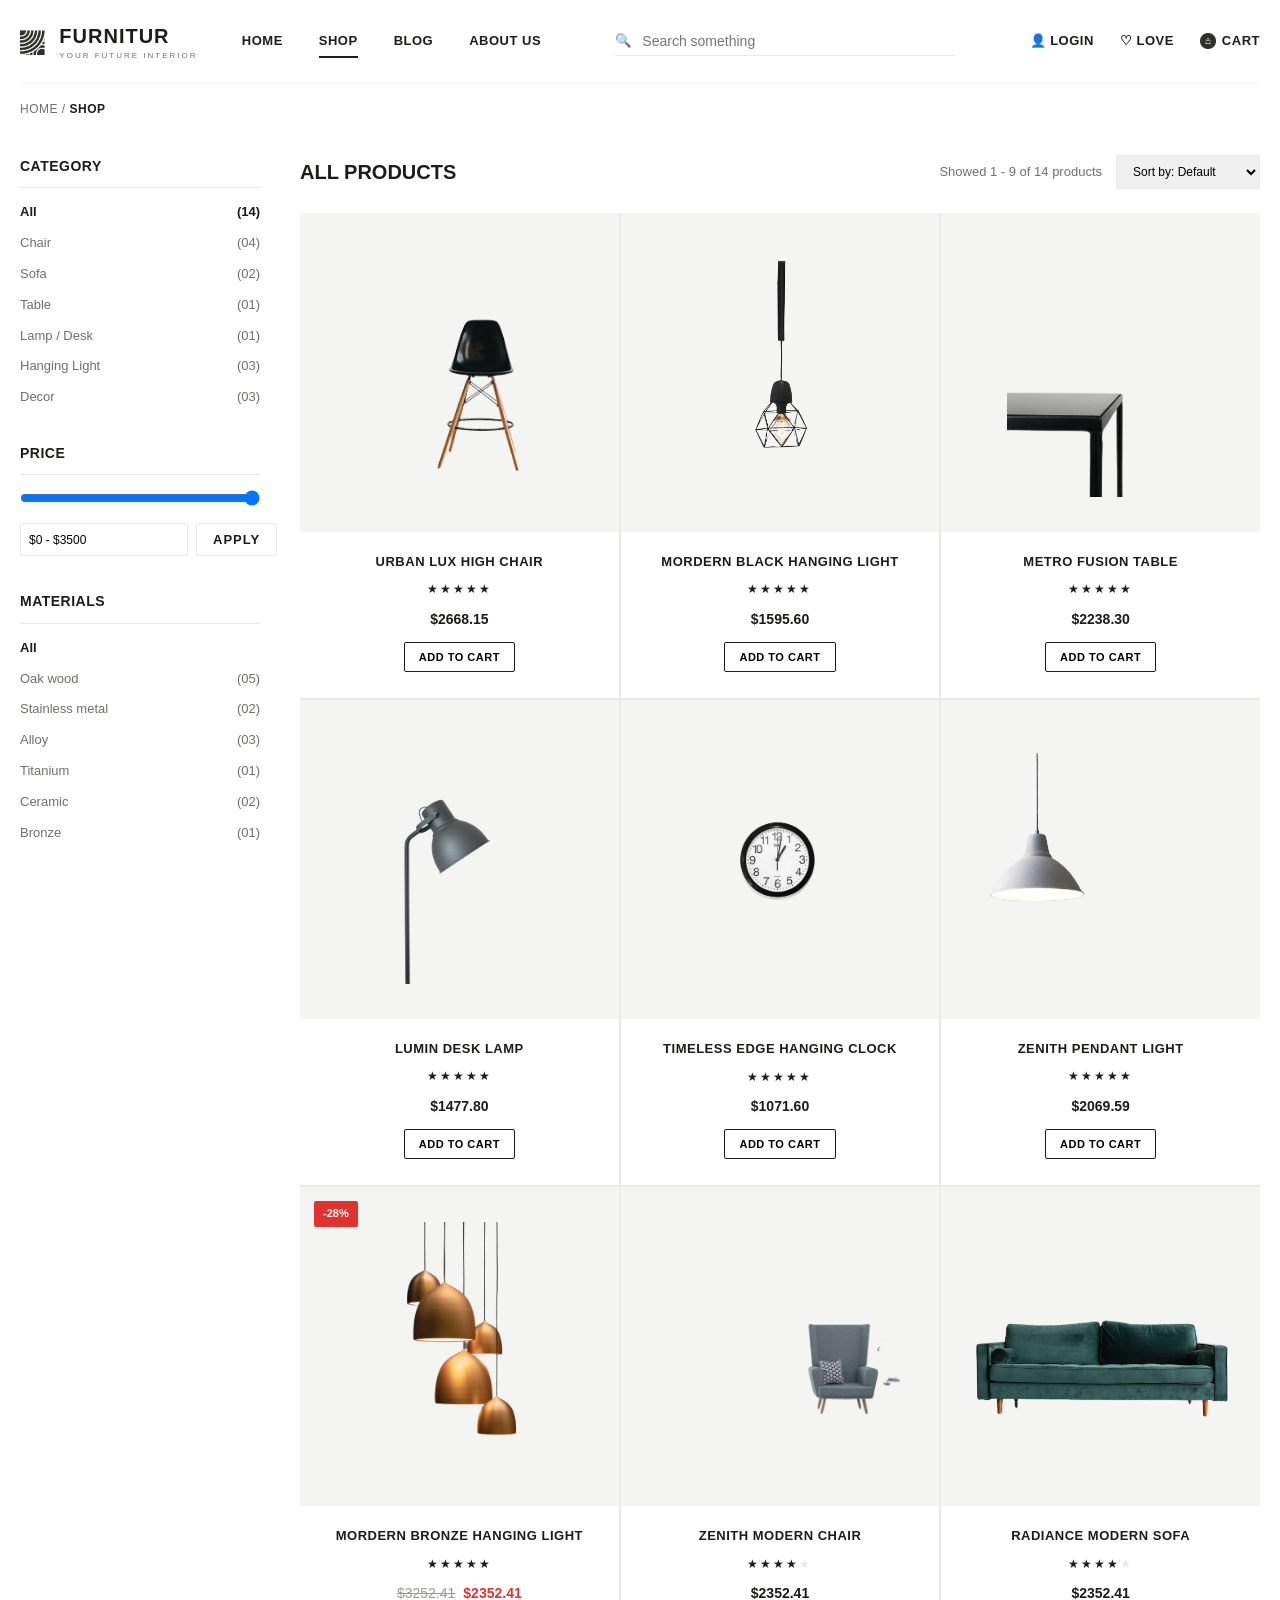
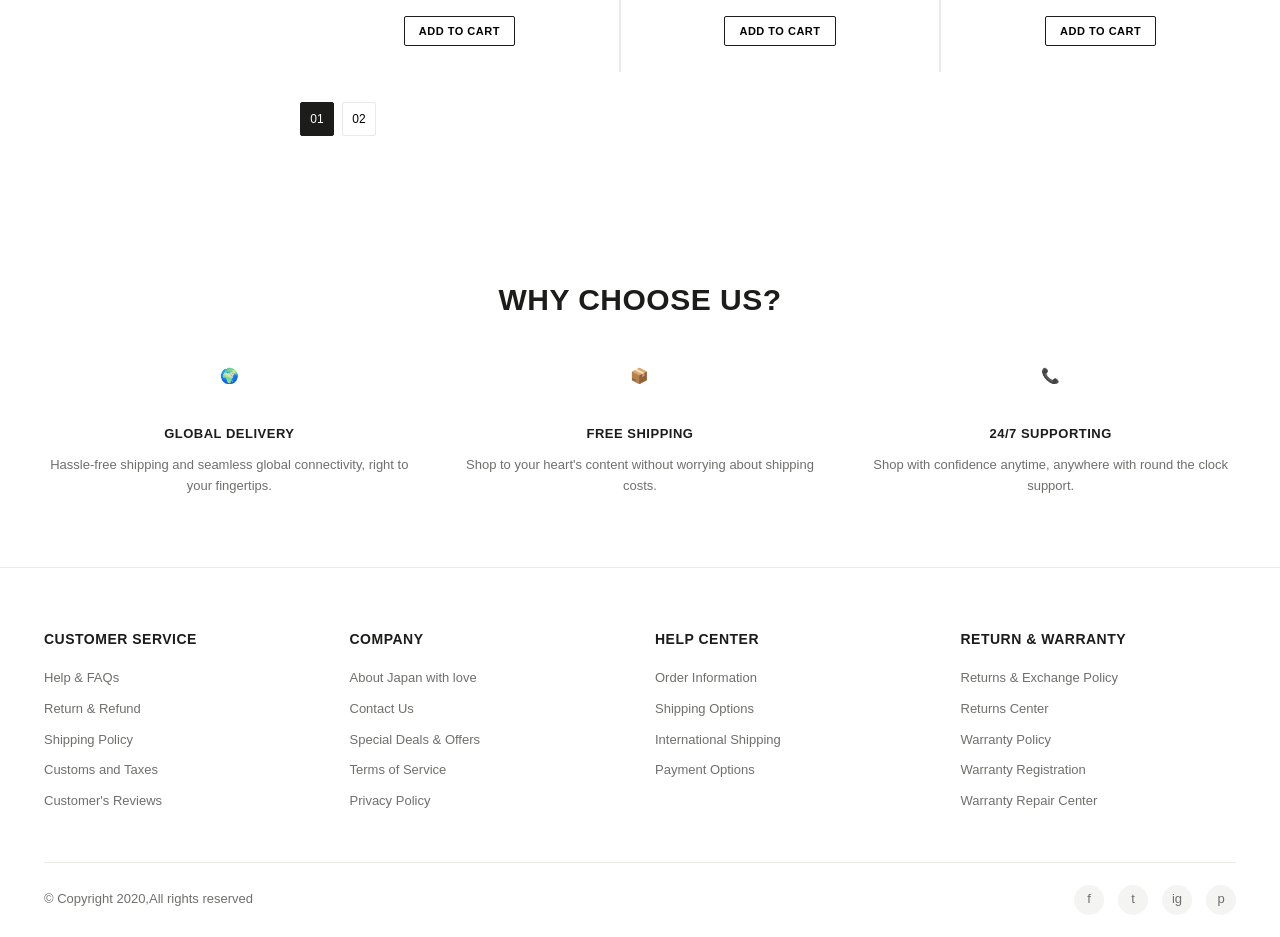
<file: shop.html>
<!DOCTYPE html>
<html lang="en">
<head>
<meta charset="UTF-8">
<meta name="viewport" content="width=device-width, initial-scale=1.0">
<title>Shop — Furnitur</title>
<link rel="stylesheet" href="style.css">
</head>
<body>

<header class="site-header container">
  <a href="index.html" class="logo">
    <img src="images/Logo.png" alt="Furnitur" onerror="this.style.display='none'">
    <span>FURNITUR<small>Your Future Interior</small></span>
  </a>
  <nav class="main-nav">
    <a href="index.html">Home</a>
    <a href="shop.html" class="active">Shop</a>
    <a href="blog.html">Blog</a>
    <a href="about.html">About Us</a>
  </nav>
  <form class="header-search" id="headerSearchForm">
    <button type="submit">🔍</button>
    <input type="text" id="headerSearchInput" placeholder="Search something">
  </form>
  <div class="header-actions">
    <a href="#love">♡ Love</a>
    <a href="cart.html"><img class="icon-btn" src="images/cart.png" alt="" onerror="this.outerHTML='🛍'"> Cart <span class="cart-count">0</span></a>
  </div>
  <button class="nav-toggle" aria-label="Menu"><span></span><span></span><span></span></button>
</header>

<div class="container breadcrumb">Home / <b>Shop</b></div>

<section class="container shop-layout">
  <!-- ===================== SIDEBAR ===================== -->
  <aside>
    <div class="sidebar-block">
      <h4>Category</h4>
      <ul id="categoryList"></ul>
    </div>
    <div class="sidebar-block">
      <h4>Price</h4>
      <div class="price-range">
        <input type="range" id="priceRange" min="0" max="3500" value="3500">
        <div class="row">
          <input type="text" id="priceLabel" value="$0 - $3500" readonly>
          <button class="btn outline" id="applyPrice" style="padding:8px 16px;">Apply</button>
        </div>
      </div>
    </div>
    <div class="sidebar-block">
      <h4>Materials</h4>
      <ul id="materialList"></ul>
    </div>
  </aside>

  <!-- ===================== RESULTS ===================== -->
  <div>
    <div class="shop-toolbar">
      <h1 class="result-title" id="resultTitle">All Products</h1>
      <div class="toolbar-right">
        <span id="resultCount"></span>
        <select class="sort-select" id="sortSelect">
          <option value="default">Sort by: Default</option>
          <option value="price-asc">Price: Low to High</option>
          <option value="price-desc">Price: High to Low</option>
          <option value="name">Name A–Z</option>
        </select>
      </div>
    </div>
    <div class="shop-grid" id="shopGrid"></div>
    <div class="pagination" id="pagination"></div>
  </div>
</section>

<!-- ===================== WHY CHOOSE US ===================== -->
<section class="section">
  <div class="container">
    <h2 class="section-title" style="margin-bottom:40px;">Why Choose Us?</h2>
    <div class="why-grid">
      <div><div class="icon">🌍</div><h4>Global Delivery</h4><p>Hassle-free shipping and seamless global connectivity, right to your fingertips.</p></div>
      <div><div class="icon">📦</div><h4>Free Shipping</h4><p>Shop to your heart's content without worrying about shipping costs.</p></div>
      <div><div class="icon">📞</div><h4>24/7 Supporting</h4><p>Shop with confidence anytime, anywhere with round the clock support.</p></div>
    </div>
  </div>
</section>

<footer>
  <div class="container">
    <div class="footer-grid">
      <div><h4>Customer Service</h4><a href="#">Help & FAQs</a><a href="#">Return & Refund</a><a href="#">Shipping Policy</a><a href="#">Customs and Taxes</a><a href="#">Customer's Reviews</a></div>
      <div><h4>Company</h4><a href="#">About Japan with love</a><a href="#">Contact Us</a><a href="#">Special Deals & Offers</a><a href="#">Terms of Service</a><a href="#">Privacy Policy</a></div>
      <div><h4>Help Center</h4><a href="#">Order Information</a><a href="#">Shipping Options</a><a href="#">International Shipping</a><a href="#">Payment Options</a></div>
      <div><h4>Return & Warranty</h4><a href="#">Returns & Exchange Policy</a><a href="#">Returns Center</a><a href="#">Warranty Policy</a><a href="#">Warranty Registration</a><a href="#">Warranty Repair Center</a></div>
    </div>
    <div class="footer-bottom">
      <span>© Copyright 2020,All rights reserved</span>
      <div class="socials"><a href="#">f</a><a href="#">t</a><a href="#">ig</a><a href="#">p</a></div>
    </div>
  </div>
</footer>

<script src="data.js"></script>
<script src="auth.js"></script>
<script src="cart.js"></script>
<script src="common.js"></script>
<script src="shop.js"></script>
</body>
</html>
</file>
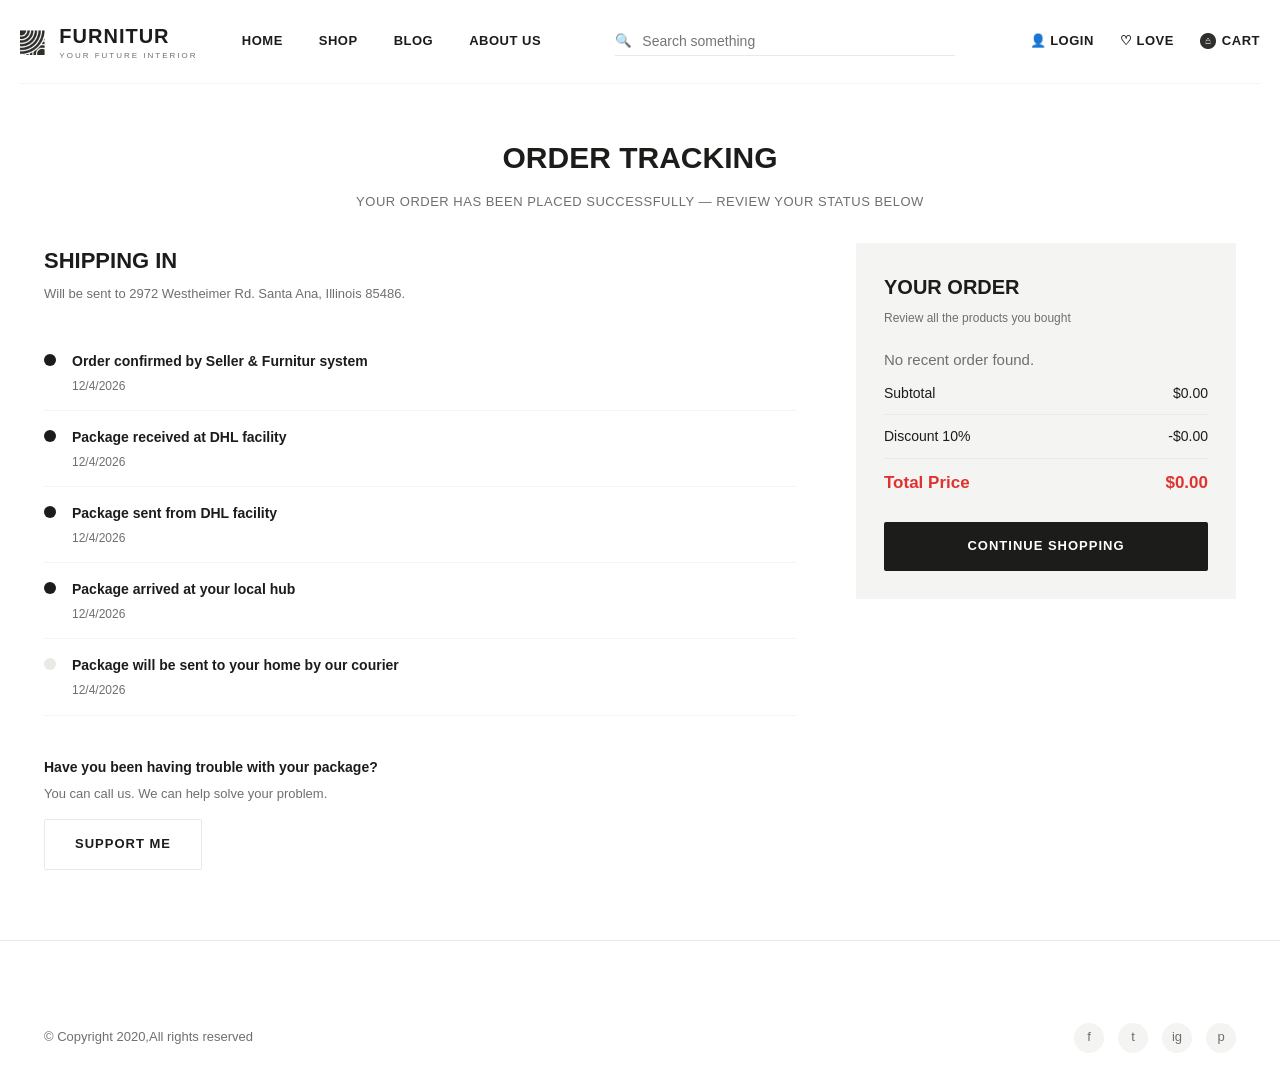
<file: tracking.html>
<!DOCTYPE html>
<html lang="en">
<head>
<meta charset="UTF-8">
<meta name="viewport" content="width=device-width, initial-scale=1.0">
<title>Order Tracking — Furnitur</title>
<link rel="stylesheet" href="style.css">
</head>
<body>

<header class="site-header container">
  <a href="index.html" class="logo"><img src="images/Logo.png" alt="Furnitur" onerror="this.style.display='none'"><span>FURNITUR<small>Your Future Interior</small></span></a>
  <nav class="main-nav"><a href="index.html">Home</a><a href="shop.html">Shop</a><a href="blog.html">Blog</a><a href="about.html">About Us</a></nav>
  <form class="header-search" id="headerSearchForm"><button type="submit">🔍</button><input type="text" id="headerSearchInput" placeholder="Search something"></form>
  <div class="header-actions"><a href="#love">♡ Love</a><a href="cart.html"><img class="icon-btn" src="images/cart.png" alt="" onerror="this.outerHTML='🛍'"> Cart <span class="cart-count">0</span></a></div>
  <button class="nav-toggle" aria-label="Menu"><span></span><span></span><span></span></button>
</header>

<div class="page-header"><h1>Order Tracking</h1><p>Your order has been placed successfully — review your status below</p></div>

<div class="container checkout-layout">
  <div>
    <h2 style="font-size:22px;font-weight:800;text-transform:uppercase;margin-bottom:6px;">Shipping In</h2>
    <p style="color:#6f6f6c;font-size:13px;margin-bottom:30px;">Will be sent to 2972 Westheimer Rd. Santa Ana, Illinois 85486.</p>
    <div id="trackingSteps"></div>
    <div style="margin-top:40px;">
      <h4 style="font-size:14px;font-weight:700;margin-bottom:6px;">Have you been having trouble with your package?</h4>
      <p style="font-size:13px;color:#6f6f6c;margin-bottom:14px;">You can call us. We can help solve your problem.</p>
      <a href="#" class="btn outline">Support Me</a>
    </div>
  </div>

  <div class="order-box">
    <h3>Your Order</h3>
    <p class="hint">Review all the products you bought</p>
    <div id="orderLines"></div>
    <div class="order-line"><span>Subtotal</span><span id="orderSubtotal">$0.00</span></div>
    <div class="order-line"><span>Discount 10%</span><span id="orderDiscount">-$0.00</span></div>
    <div class="order-line total"><span>Total Price</span><span id="orderTotal">$0.00</span></div>
    <a href="shop.html" class="btn full" style="margin-top:16px;">Continue Shopping</a>
  </div>
</div>

<footer><div class="container"><div class="footer-bottom" style="border:none;">
  <span>© Copyright 2020,All rights reserved</span><div class="socials"><a href="#">f</a><a href="#">t</a><a href="#">ig</a><a href="#">p</a></div></div></div></footer>

<script src="data.js"></script>
<script src="auth.js"></script>
<script src="cart.js"></script>
<script src="common.js"></script>
<script>
const stepsData = [
  { title: "Order confirmed by Seller & Furnitur system", done: true },
  { title: "Package received at DHL facility", done: true },
  { title: "Package sent from DHL facility", done: true },
  { title: "Package arrived at your local hub", done: true },
  { title: "Package will be sent to your home by our courier", done: false }
];

document.getElementById("trackingSteps").innerHTML = stepsData
  .map(
    (s) => `
  <div style="display:flex;gap:16px;padding:14px 0;border-bottom:1px solid var(--gray-100);">
    <div style="width:12px;height:12px;border-radius:50%;background:${s.done ? "#1c1c1a" : "#e9e9e6"};margin-top:5px;flex-shrink:0;"></div>
    <div><b style="font-size:14px;">${s.title}</b><div style="font-size:12px;color:#6f6f6c;margin-top:4px;">${new Date().toLocaleDateString()}</div></div>
  </div>`
  )
  .join("");

// Load the snapshot saved right before checkout confirmation
const order = JSON.parse(localStorage.getItem("furnitur_last_order") || "null");
const wrap = document.getElementById("orderLines");
if (order && order.items.length) {
  wrap.innerHTML = order.items
    .map(
      (item) => `
    <div class="cart-line" style="grid-template-columns:80px 1fr;">
      <img src="${item.image}" alt="${item.name}" style="width:80px;height:80px;">
      <div>
        <h4>${item.name}</h4>
        <div style="font-size:12px;color:#6f6f6c;margin:4px 0;">${item.qty} item${item.qty > 1 ? "s" : ""}</div>
        <b>${formatPrice(item.lineTotal)}</b>
      </div>
    </div>`
    )
    .join("");
  document.getElementById("orderSubtotal").textContent = formatPrice(order.subtotal);
  document.getElementById("orderDiscount").textContent = "-" + formatPrice(order.discount);
  document.getElementById("orderTotal").textContent = formatPrice(order.total);
} else {
  wrap.innerHTML = `<p style="color:#6f6f6c;">No recent order found.</p>`;
}

document.getElementById("headerSearchForm").addEventListener("submit", (e) => {
  e.preventDefault();
  const q = document.getElementById("headerSearchInput").value.trim();
  window.location.href = "shop.html" + (q ? `?q=${encodeURIComponent(q)}` : "");
});
</script>
</body>
</html>
</file>
<file: style.css>
/* ===================== FURNITUR — GLOBAL STYLES ===================== */
:root{
  --dark:#2b2b28;
  --black:#1c1c1a;
  --gray-900:#333;
  --gray-600:#6f6f6c;
  --gray-400:#9a9a97;
  --gray-200:#e9e9e6;
  --gray-100:#f4f4f2;
  --white:#fff;
  --red:#e0332f;
  --green:#2f4f43;
  --blue:#a9c3dd;
  --radius:2px;
  --maxw:1240px;
  --ff:'Poppins',Arial,Helvetica,sans-serif;
}

*{box-sizing:border-box;margin:0;padding:0;}
html{scroll-behavior:smooth;}
body{
  font-family:var(--ff);
  color:var(--black);
  background:var(--white);
  font-size:15px;
  line-height:1.6;
}
img{max-width:100%;display:block;}
a{text-decoration:none;color:inherit;}
ul{list-style:none;}
button{font-family:var(--ff);cursor:pointer;border:none;background:none;}
input,select,textarea{font-family:var(--ff);}

.container{max-width:var(--maxw);margin:0 auto;padding:0 24px;}

.section-title{font-size:30px;font-weight:700;text-align:center;letter-spacing:.5px;text-transform:uppercase;}
.section-sub{text-align:center;color:var(--gray-600);font-size:13px;letter-spacing:1px;text-transform:uppercase;margin-top:10px;margin-bottom:40px;}

.btn{
  display:inline-block;
  padding:14px 30px;
  background:var(--black);
  color:var(--white);
  font-size:13px;
  letter-spacing:1px;
  text-transform:uppercase;
  font-weight:600;
  border-radius:var(--radius);
  transition:.2s;
  text-align:center;
}
.btn:hover{background:var(--gray-900);}
.btn.outline{background:transparent;color:var(--black);border:1px solid var(--gray-200);}
.btn.outline:hover{background:var(--gray-100);}
.btn.full{width:100%;}

/* ===================== HEADER ===================== */
.site-header{
  display:flex;align-items:center;justify-content:space-between;
  padding:20px 0;position:relative;z-index:50;background:var(--white);
  border-bottom:1px solid var(--gray-100);
}
.logo{display:flex;align-items:center;gap:6px;font-weight:700;font-size:20px;letter-spacing:1px;}
.logo img{height:28px;margin-right:-100px;}
.logo small{display:block;margin-top:-2px;font-size:8px;font-weight:400;letter-spacing:2px;color:var(--gray-600);text-transform:uppercase;}

.main-nav{display:flex;gap:36px;}
.main-nav a{font-size:13px;font-weight:600;letter-spacing:.5px;text-transform:uppercase;position:relative;padding:6px 0;}
.main-nav a.active,.main-nav a:hover{color:var(--black);}
.main-nav a.active::after{content:'';position:absolute;left:0;bottom:0;width:100%;height:2px;background:var(--black);}

.header-search{
  display:flex;align-items:center;gap:10px;flex:1;max-width:340px;margin:0 30px;
  border-bottom:1px solid var(--gray-200);padding:6px 0;
}
.header-search input{border:none;outline:none;flex:1;font-size:14px;background:transparent;}
.header-search button{color:var(--gray-600);}

.header-actions{display:flex;align-items:center;gap:26px;font-size:13px;font-weight:600;letter-spacing:.5px;text-transform:uppercase;}
.header-actions a{display:flex;align-items:center;gap:6px;position:relative;}
.cart-count{
  position:absolute;top:-8px;right:-14px;background:var(--red);color:#fff;
  font-size:10px;width:16px;height:16px;border-radius:50%;display:flex;align-items:center;justify-content:center;
  font-weight:700;
}
.icon-btn{width:16px;height:16px;display:inline-block;vertical-align:middle;}
.search-toggle{display:none;}

/* mobile nav */
.nav-toggle{display:none;flex-direction:column;gap:5px;}
.nav-toggle span{width:22px;height:2px;background:var(--black);}

/* ===================== HERO ===================== */
.hero{
  background-size:cover;
  background-position:center;
  background-repeat:no-repeat;
  background-color:#c9cfd4;
  display:flex;align-items:center;justify-content:flex-end;
  padding:70px 80px;
  min-height:480px;overflow:hidden;position:relative;
}
.hero .hero-text{max-width:460px;text-align:left;}
.hero .eyebrow{font-size:12px;font-weight:700;letter-spacing:2px;text-transform:uppercase;margin-bottom:8px;}
.hero h1{font-size:58px;font-weight:800;line-height:1.05;text-transform:uppercase;margin-bottom:18px;}
.hero .rule{width:70px;height:3px;background:var(--black);margin-bottom:16px;}
.hero .browse{font-size:13px;font-weight:700;letter-spacing:1px;text-transform:uppercase;margin-bottom:10px;}
.hero p{color:var(--gray-600);max-width:340px;font-size:14px;}
/* ===================== TABS ===================== */
.tab-filters{display:flex;justify-content:center;gap:30px;margin-bottom:40px;border-bottom:1px solid var(--gray-200);padding-bottom:14px;flex-wrap:wrap;}
.tab-filters button{font-size:13px;font-weight:600;letter-spacing:.5px;text-transform:uppercase;color:var(--gray-600);padding-bottom:14px;position:relative;top:14px;}
.tab-filters button.active{color:var(--black);}
.tab-filters button.active::after{content:'';position:absolute;left:0;bottom:0;width:100%;height:2px;background:var(--black);}

/* ===================== PRODUCT GRID ===================== */
.section{padding:70px 0;}
.product-grid{display:grid;grid-template-columns:repeat(3,1fr);gap:2px;background:var(--gray-200);}
.product-card{background:var(--white);padding:0;text-align:center;position:relative;}
.product-card .img-wrap{
  background:var(--gray-100);aspect-ratio:1/1;display:flex;align-items:center;justify-content:center;
  overflow:hidden;position:relative;
}
.product-card .img-wrap img{max-height:78%;transition:.3s;}
.product-card:hover .img-wrap img{transform:scale(1.05);}
.product-card .badge{position:absolute;top:14px;left:14px;background:var(--red);color:#fff;font-size:11px;font-weight:700;padding:4px 9px;border-radius:2px;}
.product-card .info{padding:20px 16px 26px;}
.product-card h3{font-size:13px;font-weight:700;letter-spacing:.5px;text-transform:uppercase;margin-bottom:8px;}
.stars{color:var(--black);font-size:12px;letter-spacing:2px;margin-bottom:8px;}
.stars .empty{color:var(--gray-200);}
.price{font-weight:700;font-size:14px;}
.price .old{color:var(--gray-400);text-decoration:line-through;font-weight:400;margin-right:8px;}
.price .old + .new{color:var(--red);}
.add-cart-mini{
  margin-top:12px;font-size:11px;font-weight:700;letter-spacing:.5px;text-transform:uppercase;
  border:1px solid var(--black);padding:8px 14px;border-radius:2px;transition:.2s;
}
.add-cart-mini:hover{background:var(--black);color:#fff;}

/* ===================== GET IN TOUCH ===================== */
.newsletter{background:var(--gray-100);display:flex;align-items:center;gap:40px;padding:40px;margin:0 auto 70px;max-width:var(--maxw);}
.newsletter img{max-width:260px;}
.newsletter .content{flex:1;}
.newsletter h3{font-size:24px;font-weight:800;text-transform:uppercase;margin-bottom:8px;}
.newsletter p{color:var(--gray-600);font-size:13px;margin-bottom:18px;max-width:420px;}
.newsletter form{display:flex;gap:0;max-width:420px;}
.newsletter input{flex:1;border:none;border-bottom:1px solid var(--gray-400);background:transparent;padding:10px;font-size:13px;}
.newsletter button{background:var(--black);color:#fff;padding:0 26px;font-size:12px;letter-spacing:1px;text-transform:uppercase;font-weight:600;}

/* ===================== REVIEWS ===================== */
.review-block{text-align:center;max-width:640px;margin:0 auto;}
.review-avatar{width:64px;height:64px;border-radius:50%;overflow:hidden;margin:0 auto 10px;border:2px solid var(--black);}
.review-block p{font-style:italic;color:var(--gray-600);font-size:15px;margin-bottom:14px;}
.review-block .name{font-size:13px;font-weight:700;}
.review-dots{display:flex;justify-content:center;gap:8px;margin-top:24px;}
.review-dots span{width:8px;height:8px;border-radius:50%;background:var(--gray-200);}
.review-dots span.active{width:24px;border-radius:4px;background:var(--black);}

/* ===================== FOOTER ===================== */
footer{border-top:1px solid var(--gray-200);padding-top:60px;}
.footer-grid{display:grid;grid-template-columns:repeat(4,1fr);gap:30px;padding-bottom:40px;}
.footer-grid h4{font-size:14px;font-weight:700;letter-spacing:.5px;text-transform:uppercase;margin-bottom:18px;}
.footer-grid a{display:block;color:var(--gray-600);font-size:13px;margin-bottom:10px;}
.footer-grid a:hover{color:var(--black);}
.footer-bottom{border-top:1px solid var(--gray-200);padding:22px 0;display:flex;justify-content:space-between;align-items:center;font-size:13px;color:var(--gray-600);}
.socials{display:flex;gap:14px;}
.socials a{width:30px;height:30px;border-radius:50%;background:var(--gray-100);display:flex;align-items:center;justify-content:center;}

/* ===================== SHOP PAGE ===================== */
.breadcrumb{padding:16px 0;font-size:12px;color:var(--gray-600);text-transform:uppercase;letter-spacing:.5px;}
.breadcrumb b{color:var(--black);}
.shop-layout{display:grid;grid-template-columns:240px 1fr;gap:40px;padding:20px 0 70px;align-items:start;}
.sidebar-block{margin-bottom:34px;}
.sidebar-block h4{font-size:14px;font-weight:700;text-transform:uppercase;border-bottom:1px solid var(--gray-200);padding-bottom:10px;margin-bottom:14px;letter-spacing:.5px;}
.sidebar-block ul li{margin-bottom:10px;font-size:13px;color:var(--gray-600);cursor:pointer;display:flex;justify-content:space-between;}
.sidebar-block ul li.active,.sidebar-block ul li:hover{color:var(--black);font-weight:600;}
.price-range{margin-top:14px;}
.price-range input[type=range]{width:100%;}
.price-range .row{display:flex;gap:8px;margin-top:10px;}
.price-range input[type=text]{flex:1;border:1px solid var(--gray-200);padding:8px;font-size:12px;border-radius:2px;}

.shop-toolbar{display:flex;align-items:center;justify-content:space-between;margin-bottom:24px;flex-wrap:wrap;gap:12px;}
.result-title{font-size:20px;font-weight:800;text-transform:uppercase;}
.toolbar-right{display:flex;align-items:center;gap:14px;font-size:13px;color:var(--gray-600);}
.on-sale-tag{background:var(--red);color:#fff;font-size:11px;font-weight:700;padding:6px 12px;border-radius:2px;}
.sort-select{border:1px solid var(--gray-200);padding:8px 12px;border-radius:2px;font-size:12px;}

.shop-grid{display:grid;grid-template-columns:repeat(3,1fr);gap:2px;background:var(--gray-200);}
.no-results{grid-column:1/-1;text-align:center;padding:60px 20px;color:var(--gray-600);}

.pagination{display:flex;justify-content:space-between;align-items:center;margin-top:30px;font-size:13px;color:var(--gray-600);}
.pagination .pages{display:flex;gap:8px;}
.pagination .pages button{width:34px;height:34px;border:1px solid var(--gray-200);border-radius:2px;font-size:12px;}
.pagination .pages button.active{background:var(--black);color:#fff;border-color:var(--black);}

/* ===================== PRODUCT DETAIL ===================== */
.pd-wrap{display:grid;grid-template-columns:1fr 1fr;gap:60px;padding:40px 0 70px;align-items:start;}
.pd-gallery .main-img{background:var(--gray-100);border-radius:50%;aspect-ratio:1/1;display:flex;align-items:center;justify-content:center;overflow:hidden;max-width:420px;margin:0 auto 20px;}
.pd-gallery .main-img img{max-height:70%;}
.pd-thumbs{display:flex;gap:10px;justify-content:center;flex-wrap:wrap;}
.pd-thumbs img{width:56px;height:56px;object-fit:cover;background:var(--gray-100);border-radius:2px;cursor:pointer;border:2px solid transparent;padding:4px;}
.pd-thumbs img.active{border-color:var(--black);}

.pd-info h1{font-size:26px;font-weight:800;text-transform:uppercase;margin-bottom:10px;}
.pd-meta{color:var(--gray-600);font-size:12px;margin:14px 0;padding-bottom:14px;border-bottom:1px solid var(--gray-200);}
.pd-option{margin-bottom:20px;}
.pd-option label{font-size:12px;font-weight:700;text-transform:uppercase;display:block;margin-bottom:10px;color:var(--gray-600);}
.opt-btns{display:flex;gap:10px;flex-wrap:wrap;}
.opt-btns button{padding:10px 18px;border:1px solid var(--gray-200);border-radius:2px;font-size:12px;font-weight:600;}
.opt-btns button.active{background:var(--black);color:#fff;border-color:var(--black);}
.color-swatch{width:28px;height:28px;border-radius:2px;border:2px solid transparent;cursor:pointer;}
.color-swatch.active{border-color:var(--black);}
.qty-row{display:flex;align-items:center;gap:14px;margin:20px 0;}
.qty-control{display:flex;align-items:center;border:1px solid var(--gray-200);border-radius:2px;}
.qty-control button{padding:8px 14px;font-size:16px;}
.qty-control span{padding:0 14px;font-weight:600;}
.pd-price{font-size:26px;font-weight:800;color:var(--red);margin:14px 0 22px;}
.pd-actions{display:flex;gap:12px;}

.pd-tabs{display:flex;gap:36px;border-bottom:1px solid var(--gray-200);margin:60px 0 30px;}
.pd-tabs button{font-size:15px;font-weight:700;text-transform:uppercase;padding-bottom:16px;color:var(--gray-400);position:relative;}
.pd-tabs button.active{color:var(--black);}
.pd-tabs button.active::after{content:'';position:absolute;left:0;bottom:-1px;width:100%;height:2px;background:var(--black);}
.pd-detail-grid{display:grid;grid-template-columns:1fr 1fr;gap:60px;}
.pd-detail-grid h4{font-size:14px;font-weight:700;text-transform:uppercase;margin-bottom:16px;}
.pd-detail-grid p,.pd-detail-grid li{color:var(--gray-600);font-size:14px;margin-bottom:8px;}
.pd-detail-grid ol{padding-left:18px;}

/* ===================== CART / CHECKOUT ===================== */
.page-header{text-align:center;padding:50px 0 30px;}
.page-header h1{font-size:30px;font-weight:800;text-transform:uppercase;margin-bottom:10px;}
.page-header p{color:var(--gray-600);font-size:13px;letter-spacing:.5px;text-transform:uppercase;}

.steps{display:flex;justify-content:center;gap:80px;padding:40px 0 60px;position:relative;flex-wrap:wrap;}
.steps::before{content:'';position:absolute;top:20px;left:10%;right:10%;height:1px;background:var(--gray-200);z-index:0;}
.step{text-align:center;position:relative;z-index:1;max-width:180px;}
.step .circle{width:40px;height:40px;border-radius:50%;background:var(--gray-200);color:var(--gray-600);display:flex;align-items:center;justify-content:center;margin:0 auto 12px;font-weight:700;}
.step.done .circle,.step.current .circle{background:var(--black);color:#fff;}
.step h5{font-size:12px;font-weight:700;text-transform:uppercase;margin-bottom:4px;}
.step p{font-size:11px;color:var(--gray-600);}

.checkout-layout{display:grid;grid-template-columns:1fr 380px;gap:60px;padding-bottom:70px;align-items:start;}
.cart-line{display:grid;grid-template-columns:100px 1fr;gap:18px;padding:24px 0;border-bottom:1px solid var(--gray-200);}
.cart-line img{background:var(--gray-100);width:100px;height:100px;object-fit:contain;padding:10px;}
.cart-line h4{font-size:14px;font-weight:700;text-transform:uppercase;margin-bottom:6px;}
.cart-line-bottom{display:flex;justify-content:space-between;align-items:center;margin-top:10px;}
.remove-item{color:var(--red);font-size:12px;font-weight:600;text-transform:uppercase;}

.order-box{background:var(--gray-100);padding:28px;border-radius:2px;}
.order-box h3{font-size:20px;font-weight:800;text-transform:uppercase;margin-bottom:6px;}
.order-box .hint{font-size:12px;color:var(--gray-600);margin-bottom:20px;}
.order-line{display:flex;justify-content:space-between;padding:10px 0;font-size:14px;border-bottom:1px solid var(--gray-200);}
.order-line.total{font-weight:800;font-size:17px;color:var(--red);border:none;}
.order-box input{width:100%;border:1px solid var(--gray-200);padding:10px;margin:16px 0;border-radius:2px;font-size:13px;}

.form-grid{display:grid;grid-template-columns:1fr 1fr;gap:20px;}
.form-grid .full{grid-column:1/-1;}
.form-field{margin-bottom:18px;}
.form-field label{display:block;font-size:12px;color:var(--gray-600);margin-bottom:6px;}
.form-field input{width:100%;border:none;border-bottom:1px solid var(--gray-200);padding:8px 0;font-size:14px;outline:none;background:transparent;}
.form-field input:focus{border-color:var(--black);}

.ship-option,.pay-option{display:flex;justify-content:space-between;align-items:center;padding:16px 20px;border:1px solid var(--gray-200);border-radius:2px;margin-bottom:10px;cursor:pointer;}
.ship-option.selected,.pay-option.selected{background:var(--black);color:#fff;}
.ship-option small,.pay-option small{display:block;color:inherit;opacity:.65;font-weight:400;margin-top:4px;}

/* ===================== WHY CHOOSE US ===================== */
.why-grid{display:grid;grid-template-columns:repeat(3,1fr);gap:40px;text-align:center;}
.why-grid .icon{width:44px;height:44px;margin:0 auto 16px;}
.why-grid h4{font-size:13px;font-weight:700;text-transform:uppercase;margin-bottom:10px;letter-spacing:.5px;}
.why-grid p{font-size:13px;color:var(--gray-600);}
.why-grid-6{grid-template-columns:repeat(3,1fr);row-gap:50px;}
.why-icon{width:40px;height:40px;margin:0 auto 16px;object-fit:contain;}


/* ===================== 3-COLUMN PROMO BANNER (home) ===================== */
.promo-3col{display:grid;grid-template-columns:1fr 1.4fr 1fr;gap:20px;background:var(--gray-100);overflow:hidden;border-radius:4px;}
.promo-tile h4{font-size:14px;font-weight:700;text-transform:uppercase;margin-bottom:10px;letter-spacing:.5px;}
.promo-tile p{font-size:12px;color:var(--gray-600);margin-bottom:12px;}
.promo-tile a{font-size:12px;font-weight:700;text-transform:uppercase;}
.promo-tile{
  background:var(--white);
  padding:30px;
  display:flex;
  flex-direction:column;
  justify-content:flex-end;
  min-height:280px;
  position:relative;   /* ye already hona chahiye — check kar lena */
}

.promo-lights{
  position:static;
  top:24px;
  right:24px;
  display:flex;
  align-items:flex-end;
  gap:0px;
}
/* Column 1 — Hanging Light: both bulbs pushed to the right */
.promo-lights .light-small{max-height:290px;object-fit:contain;}
.promo-lights .light-large{max-height:180px;object-fit:contain;}
/* Column 2 — Designed Sofa: bigger image */
.promo-tile.featured-tile{background:#e4ece7;align-items:center;text-align:center;}
.promo-tile.featured-tile .sofa-img{align-self:center;max-height:260px;object-fit:contain;margin-top:16px;margin-bottom:0;}

/* Column 3 — Nova Chair: text on top, bigger image below */
.promo-tile.nova-tile{justify-content:flex-start;}
.promo-tile.nova-tile img{max-height:280px;object-fit:contain;align-self:center;margin-top:16px;order:2;}
.promo-tile.nova-tile h4,
.promo-tile.nova-tile p,
.promo-tile.nova-tile a{order:1;}
/* ===================== ON-SALE BANNER (home) ===================== */
.sale-banner{
  background:var(--gray-100);display:flex;align-items:center;justify-content:space-between;
  padding:40px 60px;gap:30px;flex-wrap:wrap;
}
.sale-info h3{font-size:24px;font-weight:800;text-transform:uppercase;margin-bottom:10px;}
.sale-price{margin:14px 0 18px;font-size:22px;font-weight:800;}
.sale-price .old{color:var(--gray-400);text-decoration:line-through;font-weight:400;font-size:15px;margin-right:10px;}
.sale-price .new{color:var(--black);margin-right:10px;}
.sale-price .off{background:var(--red);color:#fff;font-size:12px;font-weight:700;padding:4px 8px;border-radius:2px;vertical-align:middle;}
.sale-banner img{max-width:280px;}

/* ===================== AUTH LINK (header) ===================== */
#authLink{white-space:nowrap;}

/* ===================== TRUSTED BY ===================== */
.trusted-grid{display:grid;grid-template-columns:repeat(6,1fr);gap:30px;align-items:center;justify-items:center;}
.trusted-logo{font-weight:800;font-size:16px;letter-spacing:.5px;color:var(--gray-900);text-align:center;opacity:.75;}
.trusted-logo span{display:block;font-size:11px;font-weight:600;letter-spacing:2px;}
.trusted-logo.serif{font-family:Georgia,serif;font-weight:400;font-style:italic;font-size:14px;}
.trusted-logo.small{font-size:13px;font-weight:600;}
.trusted-logo.pill{background:var(--black);color:#fff;padding:6px 16px;border-radius:20px;font-size:13px;}
/* ===================== TRUSTED BY ===================== */
.trusted-image-wrap{
  display:flex;
  justify-content:center;
}
.trusted-image{
  width:1000px;   /* ← ye value change karo picture ki WIDTH ke liye */
  height:auto;  /* ← ye value change karo picture ki HEIGHT ke liye */
  object-fit:contain;  /* image ko squeeze/stretch hone se bachata hai */
}

/* ===================== BLOG ===================== */
.blog-grid{display:grid;grid-template-columns:repeat(3,1fr);gap:30px;}
.blog-card{display:block;color:inherit;}
.blog-img{aspect-ratio:4/3;overflow:hidden;background:var(--gray-100);border-radius:2px;margin-bottom:16px;}
.blog-img img{width:100%;height:100%;object-fit:cover;transition:.3s;}
.blog-card:hover .blog-img img{transform:scale(1.05);}
.blog-date{font-size:12px;color:var(--gray-600);margin-bottom:10px;}
.blog-info h3{font-size:16px;font-weight:700;line-height:1.4;margin-bottom:10px;}
.blog-info p{font-size:13px;color:var(--gray-600);margin-bottom:14px;}
.blog-tags{display:flex;gap:8px;flex-wrap:wrap;}
.blog-tags span{font-size:11px;background:var(--gray-100);padding:5px 12px;border-radius:14px;color:var(--gray-600);}

/* ===================== BLOG POST DETAIL ===================== */
.blog-post-hero{aspect-ratio:16/7;overflow:hidden;border-radius:2px;margin:20px 0 40px;background:var(--gray-100);}
.blog-post-hero img{width:100%;height:100%;object-fit:cover;}
.blog-post-body{max-width:820px;margin:0 auto;}
.blog-post-body h1{font-size:32px;font-weight:800;margin-bottom:16px;line-height:1.25;}
.blog-post-body .meta{color:var(--gray-600);font-size:13px;margin-bottom:30px;}
.blog-post-body p{color:var(--gray-600);font-size:15px;margin-bottom:20px;line-height:1.8;}

/* ===================== ABOUT US ===================== */
.about-hero{background:var(--gray-100);text-align:center;padding:70px 24px;}
.about-hero h1{font-size:40px;font-weight:800;text-transform:uppercase;margin-bottom:14px;}
.about-hero p{max-width:520px;margin:0 auto;color:var(--gray-600);}
.about-split{display:grid;grid-template-columns:1fr 1fr;gap:50px;align-items:center;padding:70px 0;}
.about-split img{border-radius:2px;}
.about-split h2{font-size:26px;font-weight:800;text-transform:uppercase;margin-bottom:18px;}
.about-split p{color:var(--gray-600);margin-bottom:14px;}
.stats-grid{display:grid;grid-template-columns:repeat(4,1fr);gap:30px;text-align:center;padding:50px 0;border-top:1px solid var(--gray-200);border-bottom:1px solid var(--gray-200);}
.stats-grid b{display:block;font-size:34px;font-weight:800;margin-bottom:6px;}
.stats-grid span{font-size:12px;color:var(--gray-600);text-transform:uppercase;letter-spacing:.5px;}
.team-grid{display:grid;grid-template-columns:repeat(4,1fr);gap:26px;text-align:center;}
.team-grid img{
  width:100%;
  max-width:100px;
  height:100px;
  border-radius:50%;
  object-fit:cover;
  margin:0 auto 14px;
  display:block;
  background:var(--gray-100);
}
.team-grid h4{font-size:14px;font-weight:700;}
.team-grid span{font-size:12px;color:var(--gray-600);}

/* ===================== AUTH ===================== */
.auth-layout{display:grid;grid-template-columns:1fr 1fr;gap:40px;padding:20px 0 60px;align-items:stretch;}
.auth-form h1{font-size:14px;color:var(--gray-600);margin-bottom:20px;}
.auth-form a.link{text-decoration:underline;font-weight:700;color:var(--black);}
.auth-promo{background:var(--gray-100);padding:20px;position:relative;display:flex;align-items:center;justify-content:center;}
.auth-promo .tag{position:absolute;top:24px;left:24px;background:var(--red);color:#fff;font-size:11px;font-weight:700;padding:4px 10px;border-radius:2px;}
.auth-promo .promo-text{position:absolute;bottom:40px;left:24px;font-size:26px;font-weight:800;text-transform:uppercase;line-height:1.15;}

/* toast */
.toast{
  position:fixed;bottom:26px;right:26px;background:var(--black);color:#fff;padding:14px 22px;
  border-radius:2px;font-size:13px;font-weight:600;transform:translateY(120%);transition:.3s;z-index:999;
}
.toast.show{transform:translateY(0);}

/* ===================== RESPONSIVE ===================== */
@media(max-width:980px){
  .product-grid,.shop-grid{grid-template-columns:repeat(2,1fr);}
  .shop-layout{grid-template-columns:1fr;}
  .checkout-layout{grid-template-columns:1fr;}
  .pd-wrap{grid-template-columns:1fr;}
  .pd-detail-grid{grid-template-columns:1fr;}
  .footer-grid{grid-template-columns:repeat(2,1fr);}
  .why-grid,.why-grid-6{grid-template-columns:1fr 1fr;}
  .auth-layout{grid-template-columns:1fr;}
  .promo-3col{grid-template-columns:1fr;}
  .sale-banner{flex-direction:column;text-align:center;}
  .trusted-grid{grid-template-columns:repeat(3,1fr);}
  .blog-grid{grid-template-columns:1fr 1fr;}
  .about-split{grid-template-columns:1fr;}
  .stats-grid,.team-grid{grid-template-columns:1fr 1fr;}
}
@media(max-width:760px){
  .main-nav,.header-search{display:none;}
  .nav-toggle{display:flex;}
.hero{flex-direction:column;justify-content:center;padding:40px 20px;text-align:center;min-height:auto;}
.hero h1{font-size:38px;}
.hero .hero-text{max-width:100%;}
.hero p{margin:0 auto;}
.hero .rule{margin:16px auto;}
  .product-grid,.shop-grid{grid-template-columns:1fr;}
  .newsletter{flex-direction:column;padding:24px;}
  .footer-grid{grid-template-columns:1fr;}
  .why-grid,.why-grid-6{grid-template-columns:1fr;}
  .steps{gap:30px;}
  .trusted-grid{grid-template-columns:repeat(2,1fr);}
  .blog-grid{grid-template-columns:1fr;}
  .stats-grid,.team-grid{grid-template-columns:1fr 1fr;}
}
/* =========================================================
EXTRA RESPONSIVE FIXES
Desktop, Tablet & Mobile
Existing design remains unchanged
========================================================= */

/* ===================== TABLET ===================== */

@media (min-width: 761px) and (max-width: 1100px){

/* Global container */
.container{
width:100%;
padding-left:30px;
padding-right:30px;
}

/* Header */
.site-header{
padding:18px 30px;
flex-wrap:wrap;
}

.main-nav{
gap:22px;
}

.main-nav a{
font-size:12px;
}

.header-search{
max-width:220px;
margin:0 15px;
}

.header-actions{
gap:16px;
font-size:12px;
}

/* Hero */
.hero{
padding:60px 50px;
min-height:430px;
background-position:center;
}

.hero .hero-text{
max-width:400px;
}

.hero h1{
font-size:48px;
}

/* Sections */
.section{
padding:60px 0;
}

/* Product grid */
.product-grid,
.shop-grid{
grid-template-columns:repeat(2,1fr);
}

/* Newsletter */
.newsletter{
margin-left:30px;
margin-right:30px;
padding:35px;
gap:25px;
}

.newsletter img{
max-width:220px;
}

/* Promo */
.promo-3col{
grid-template-columns:1fr 1.2fr 1fr;
gap:10px;
}

.promo-tile{
padding:22px;
min-height:250px;
}

.promo-lights{
right:15px;
top:15px;
}

.promo-lights .light-small{
max-height:230px;
}

.promo-lights .light-large{
max-height:145px;
}

.promo-tile.featured-tile .sofa-img{
max-height:220px;
}

.promo-tile.nova-tile img{
max-height:220px;
}

/* Sale banner */
.sale-banner{
padding:35px 40px;
}

.sale-banner img{
max-width:240px;
}

/* Trusted */
.trusted-grid{
grid-template-columns:repeat(3,1fr);
gap:25px;
}

.trusted-image{
width:100%;
max-width:800px;
}

/* Blog */
.blog-grid{
grid-template-columns:repeat(2,1fr);
gap:25px;
}

/* About */
.about-split{
gap:35px;
padding:60px 0;
}

.about-split h2{
font-size:24px;
}

/* Stats */
.stats-grid{
grid-template-columns:repeat(2,1fr);
gap:25px;
}

/* Team */
.team-grid{
grid-template-columns:repeat(2,1fr);
gap:25px;
}

/* Product detail */
.pd-wrap{
grid-template-columns:1fr 1fr;
gap:35px;
}

.pd-detail-grid{
grid-template-columns:1fr 1fr;
gap:35px;
}

/* Checkout */
.checkout-layout{
grid-template-columns:1fr 320px;
gap:30px;
}

/* Footer */
.footer-grid{
grid-template-columns:repeat(2,1fr);
gap:35px;
}
}

/* ===================== MOBILE ===================== */

@media (max-width: 760px){

/* Global */
body{
font-size:14px;
overflow-x:hidden;
}

.container{
width:100%;
padding-left:18px;
padding-right:18px;
}

.section{
padding:45px 0;
}

/* Section headings */
.section-title{
font-size:24px;
line-height:1.3;
}

.section-sub{
font-size:11px;
margin-bottom:30px;
}

/* Header */
.site-header{
padding:15px 18px;
min-height:65px;
}

.logo{
font-size:17px;
}

.logo img{
height:24px;
}

.logo small{
font-size:7px;
}

.header-actions{
gap:12px;
font-size:0;
}

.header-actions a{
font-size:0;
}

.header-actions .icon-btn{
width:17px;
height:17px;
}

.nav-toggle{
display:flex;
}

/* Hero */
.hero{
width:100%;
min-height:430px;
padding:50px 20px;
justify-content:center;
align-items:center;
text-align:center;
background-position:center;
}

.hero .hero-text{
width:100%;
max-width:100%;
}

.hero .eyebrow{
font-size:10px;
letter-spacing:1.5px;
}

.hero h1{
font-size:34px;
line-height:1.1;
margin-bottom:15px;
}

.hero .rule{
width:55px;
height:2px;
margin:14px auto;
}

.hero .browse{
font-size:11px;
}

.hero p{
max-width:310px;
margin:0 auto;
font-size:13px;
}

/* Buttons */
.btn{
padding:12px 22px;
font-size:11px;
}

/* Tabs */
.tab-filters{
gap:15px;
margin-bottom:30px;
padding-bottom:10px;
}

.tab-filters button{
font-size:10px;
padding-bottom:10px;
top:10px;
}

/* Product cards */
.product-grid,
.shop-grid{
grid-template-columns:1fr;
gap:2px;
}

.product-card .info{
padding:16px 12px 22px;
}

.product-card h3{
font-size:12px;
}

/* Newsletter */
.newsletter{
margin:0 18px 45px;
padding:25px 20px;
flex-direction:column;
text-align:center;
gap:20px;
}

.newsletter img{
width:100%;
max-width:190px;
}

.newsletter h3{
font-size:20px;
}

.newsletter p{
font-size:12px;
margin-left:auto;
margin-right:auto;
}

.newsletter form{
width:100%;
max-width:100%;
}

.newsletter input{
min-width:0;
}

.newsletter button{
padding:0 18px;
}

/* Reviews */
.review-block{
width:100%;
padding:0 10px;
}

.review-block p{
font-size:13px;
}

/* Footer */
footer{
padding-top:45px;
}

.footer-grid{
grid-template-columns:1fr;
gap:28px;
padding-bottom:30px;
}

.footer-bottom{
flex-direction:column;
gap:15px;
text-align:center;
}

/* Shop */
.breadcrumb{
font-size:10px;
padding:12px 0;
}

.shop-layout{
grid-template-columns:1fr;
gap:25px;
padding:10px 0 45px;
}

.sidebar-block{
margin-bottom:25px;
}

.shop-toolbar{
align-items:flex-start;
flex-direction:column;
}

.toolbar-right{
width:100%;
justify-content:space-between;
}

.result-title{
font-size:18px;
}

/* Pagination */
.pagination{
flex-direction:column;
gap:15px;
}

/* Product detail */
.pd-wrap{
grid-template-columns:1fr;
gap:30px;
padding:25px 0 45px;
}

.pd-gallery .main-img{
width:100%;
max-width:330px;
}

.pd-info h1{
font-size:22px;
}

.pd-price{
font-size:23px;
}

.pd-actions{
flex-direction:column;
}

.pd-actions .btn{
width:100%;
}

.pd-tabs{
gap:20px;
margin:40px 0 25px;
overflow-x:auto;
white-space:nowrap;
}

.pd-tabs button{
font-size:12px;
}

.pd-detail-grid{
grid-template-columns:1fr;
gap:30px;
}

/* Cart / Checkout */
.page-header{
padding:35px 0 20px;
}

.page-header h1{
font-size:25px;
}

.steps{
gap:25px;
padding:30px 0 45px;
}

.steps::before{
display:none;
}

.step{
max-width:120px;
}

.step h5{
font-size:10px;
}

.step p{
font-size:9px;
}

.checkout-layout{
grid-template-columns:1fr;
gap:30px;
padding-bottom:45px;
}

.cart-line{
grid-template-columns:75px 1fr;
gap:12px;
padding:18px 0;
}

.cart-line img{
width:75px;
height:75px;
}

.cart-line h4{
font-size:12px;
}

.cart-line-bottom{
align-items:flex-start;
flex-direction:column;
gap:8px;
}

.order-box{
padding:22px 18px;
}

/* Forms */
.form-grid{
grid-template-columns:1fr;
gap:0;
}

.form-grid .full{
grid-column:auto;
}

/* Why choose us */
.why-grid,
.why-grid-6{
grid-template-columns:1fr;
gap:35px;
}

/* Promo banner */
.promo-3col{
grid-template-columns:1fr;
gap:2px;
}

.promo-tile{
min-height:280px;
padding:25px;
}

.promo-lights{
top:15px;
right:15px;
}

.promo-lights .light-small{
max-height:220px;
}

.promo-lights .light-large{
max-height:140px;
}

.promo-tile.featured-tile .sofa-img{
max-height:220px;
}

.promo-tile.nova-tile img{
max-height:220px;
}

/* Sale banner */
.sale-banner{
padding:30px 20px;
flex-direction:column;
text-align:center;
}

.sale-info h3{
font-size:20px;
}

.sale-price{
font-size:19px;
}

.sale-banner img{
width:100%;
max-width:220px;
}

/* Trusted */
.trusted-grid{
grid-template-columns:repeat(2,1fr);
gap:20px 12px;
}

.trusted-logo{
font-size:13px;
}

.trusted-logo span{
font-size:9px;
}

.trusted-image{
width:100%;
max-width:100%;
}

/* Blog */
.blog-grid{
grid-template-columns:1fr;
gap:30px;
}

.blog-info h3{
font-size:15px;
}

/* Blog post */
.blog-post-hero{
aspect-ratio:4/3;
margin:15px 0 30px;
}

.blog-post-body h1{
font-size:25px;
}

.blog-post-body p{
font-size:14px;
line-height:1.7;
}

/* About */
.about-hero{
padding:50px 18px;
}

.about-hero h1{
font-size:30px;
}

.about-hero p{
font-size:13px;
}

.about-split{
grid-template-columns:1fr;
gap:30px;
padding:45px 0;
}

.about-split h2{
font-size:22px;
}

/* Stats */
.stats-grid{
grid-template-columns:1fr 1fr;
gap:25px 15px;
padding:35px 0;
}

.stats-grid b{
font-size:27px;
}

.stats-grid span{
font-size:10px;
}

/* Team */
.team-grid{
grid-template-columns:1fr 1fr;
gap:25px 15px;
}

/* Authentication */
.auth-layout{
grid-template-columns:1fr;
gap:25px;
padding:15px 0 45px;
}

.auth-promo{
min-height:300px;
}

.auth-promo .promo-text{
font-size:21px;
}

/* Toast */
.toast{
left:18px;
right:18px;
bottom:18px;
text-align:center;
font-size:12px;
}
}

/* ===================== SMALL MOBILE ===================== */

@media (max-width: 400px){

.container{
padding-left:14px;
padding-right:14px;
}

.site-header{
padding-left:14px;
padding-right:14px;
}

.logo{
font-size:15px;
}

.hero{
min-height:390px;
padding:40px 15px;
}

.hero h1{
font-size:29px;
}

.hero p{
font-size:12px;
}

.section-title{
font-size:21px;
}

.tab-filters{
gap:10px;
}

.tab-filters button{
font-size:9px;
}

.newsletter{
margin-left:14px;
margin-right:14px;
}

.newsletter form{
flex-direction:column;
gap:10px;
}

.newsletter input{
width:100%;
border:1px solid var(--gray-200);
padding:10px;
}

.newsletter button{
min-height:42px;
}

.stats-grid{
grid-template-columns:1fr;
}

.team-grid{
grid-template-columns:1fr;
}

.trusted-grid{
grid-template-columns:1fr 1fr;
}

.steps{
gap:15px;
}

.step{
max-width:100px;
}

.step .circle{
width:35px;
height:35px;
font-size:12px;
}

.cart-line{
grid-template-columns:65px 1fr;
}

.cart-line img{
width:65px;
height:65px;
}
}

/* ===================== PREVENT HORIZONTAL SCROLL ===================== */

html,
body{
max-width:100%;
overflow-x:hidden;
}

img,
video,
iframe{
max-width:100%;
}
</file>
